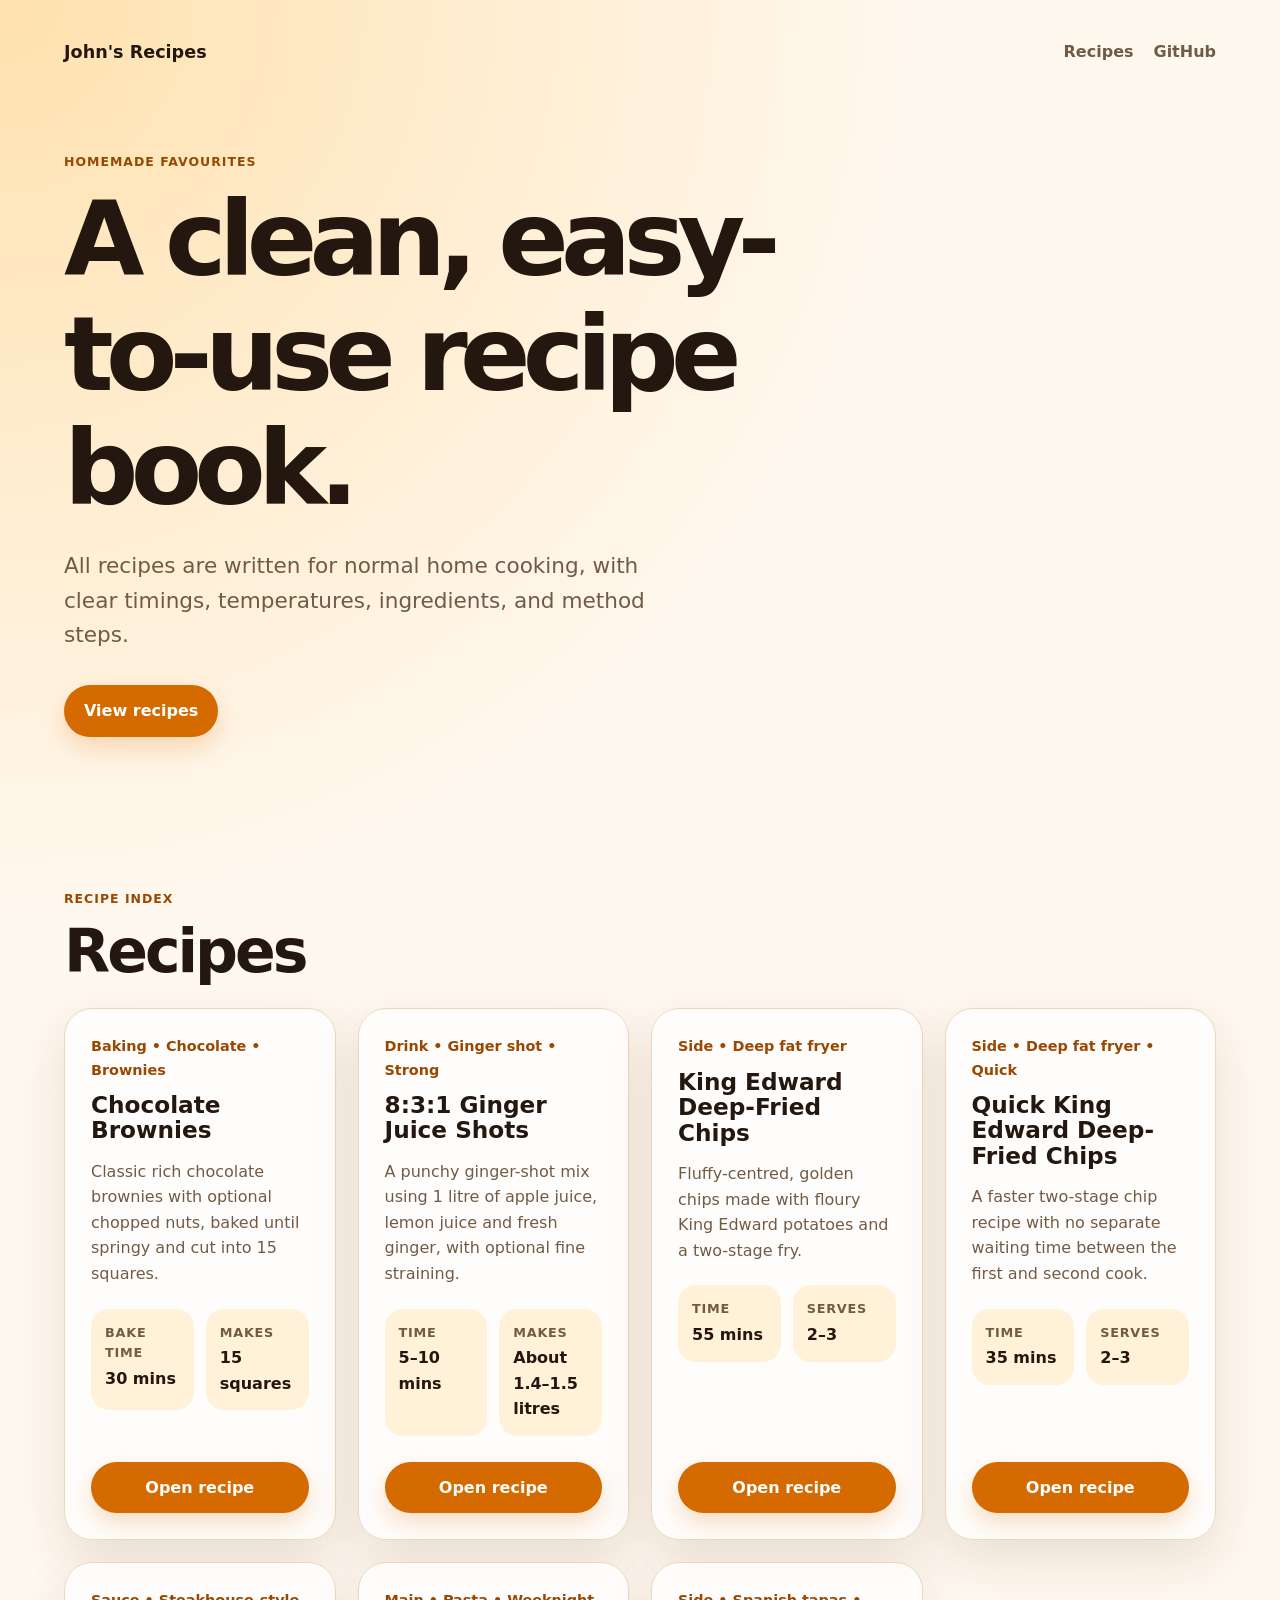
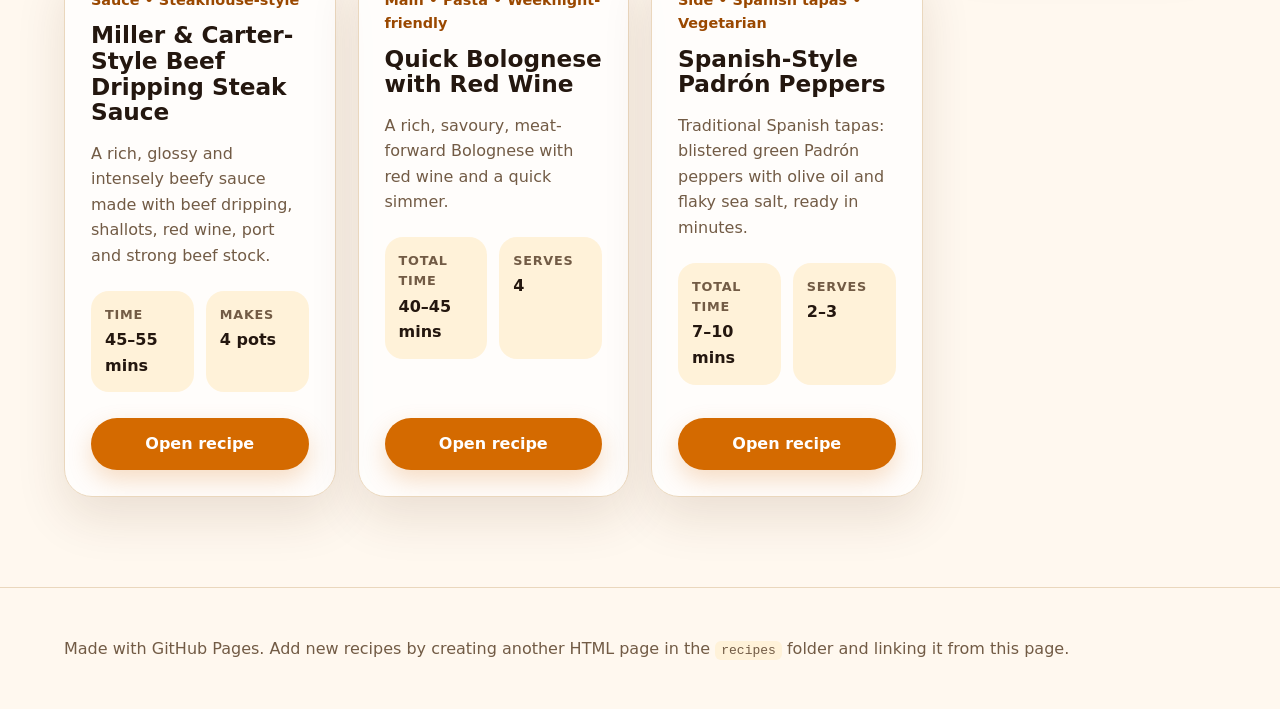
<file: index.html>
<!doctype html>
<html lang="en">
<head>
  <meta charset="utf-8">
  <meta name="viewport" content="width=device-width, initial-scale=1">
  <title>John's Recipes</title>
  <meta name="description" content="A simple GitHub Pages recipe book for favourite home recipes.">
  <link rel="stylesheet" href="styles.css">
</head>
<body>
  <header class="hero">
    <nav class="nav" aria-label="Main navigation">
      <a class="brand" href="./">John's Recipes</a>
      <a href="#recipes">Recipes</a>
      <a href="https://github.com/Minecraftman04/Recipes">GitHub</a>
    </nav>

    <section class="hero-content">
      <p class="eyebrow">Homemade favourites</p>
      <h1>A clean, easy-to-use recipe book.</h1>
      <p class="intro">All recipes are written for normal home cooking, with clear timings, temperatures, ingredients, and method steps.</p>
      <a class="button" href="#recipes">View recipes</a>
    </section>
  </header>

  <main>
    <section class="section" id="recipes" aria-labelledby="recipes-heading">
      <div class="section-heading">
        <p class="eyebrow">Recipe index</p>
        <h2 id="recipes-heading">Recipes</h2>
      </div>

      <div class="recipe-grid">
        <article class="recipe-card">
          <div class="recipe-card-content">
            <p class="recipe-tag">Baking • Chocolate • Brownies</p>
            <h3>Chocolate Brownies</h3>
            <p>Classic rich chocolate brownies with optional chopped nuts, baked until springy and cut into 15 squares.</p>
            <dl class="recipe-meta">
              <div>
                <dt>Bake time</dt>
                <dd>30 mins</dd>
              </div>
              <div>
                <dt>Makes</dt>
                <dd>15 squares</dd>
              </div>
            </dl>
          </div>
          <a class="card-link" href="recipes/chocolate-brownies.html">Open recipe</a>
        </article>

        <article class="recipe-card">
          <div class="recipe-card-content">
            <p class="recipe-tag">Drink • Ginger shot • Strong</p>
            <h3>8:3:1 Ginger Juice Shots</h3>
            <p>A punchy ginger-shot mix using 1 litre of apple juice, lemon juice and fresh ginger, with optional fine straining.</p>
            <dl class="recipe-meta">
              <div>
                <dt>Time</dt>
                <dd>5–10 mins</dd>
              </div>
              <div>
                <dt>Makes</dt>
                <dd>About 1.4–1.5 litres</dd>
              </div>
            </dl>
          </div>
          <a class="card-link" href="recipes/8-3-1-ginger-juice-shots.html">Open recipe</a>
        </article>

        <article class="recipe-card">
          <div class="recipe-card-content">
            <p class="recipe-tag">Side • Deep fat fryer</p>
            <h3>King Edward Deep-Fried Chips</h3>
            <p>Fluffy-centred, golden chips made with floury King Edward potatoes and a two-stage fry.</p>
            <dl class="recipe-meta">
              <div>
                <dt>Time</dt>
                <dd>55 mins</dd>
              </div>
              <div>
                <dt>Serves</dt>
                <dd>2–3</dd>
              </div>
            </dl>
          </div>
          <a class="card-link" href="recipes/king-edward-deep-fried-chips.html">Open recipe</a>
        </article>

        <article class="recipe-card">
          <div class="recipe-card-content">
            <p class="recipe-tag">Side • Deep fat fryer • Quick</p>
            <h3>Quick King Edward Deep-Fried Chips</h3>
            <p>A faster two-stage chip recipe with no separate waiting time between the first and second cook.</p>
            <dl class="recipe-meta">
              <div>
                <dt>Time</dt>
                <dd>35 mins</dd>
              </div>
              <div>
                <dt>Serves</dt>
                <dd>2–3</dd>
              </div>
            </dl>
          </div>
          <a class="card-link" href="recipes/quick-king-edward-deep-fried-chips.html">Open recipe</a>
        </article>

        <article class="recipe-card">
          <div class="recipe-card-content">
            <p class="recipe-tag">Sauce • Steakhouse-style</p>
            <h3>Miller &amp; Carter-Style Beef Dripping Steak Sauce</h3>
            <p>A rich, glossy and intensely beefy sauce made with beef dripping, shallots, red wine, port and strong beef stock.</p>
            <dl class="recipe-meta">
              <div>
                <dt>Time</dt>
                <dd>45–55 mins</dd>
              </div>
              <div>
                <dt>Makes</dt>
                <dd>4 pots</dd>
              </div>
            </dl>
          </div>
          <a class="card-link" href="recipes/miller-and-carter-beef-dripping-steak-sauce.html">Open recipe</a>
        </article>
        <article class="recipe-card">
          <div class="recipe-card-content">
            <p class="recipe-tag">Main • Pasta • Weeknight-friendly</p>
            <h3>Quick Bolognese with Red Wine</h3>
            <p>A rich, savoury, meat-forward Bolognese with red wine and a quick simmer.</p>
            <dl class="recipe-meta">
              <div>
                <dt>Total time</dt>
                <dd>40–45 mins</dd>
              </div>
              <div>
                <dt>Serves</dt>
                <dd>4</dd>
              </div>
            </dl>
          </div>
          <a class="card-link" href="recipes/quick-bolognese-with-red-wine.html">Open recipe</a>
        </article>
        <article class="recipe-card">
          <div class="recipe-card-content">
            <p class="recipe-tag">Side • Spanish tapas • Vegetarian</p>
            <h3>Spanish-Style Padrón Peppers</h3>
            <p>Traditional Spanish tapas: blistered green Padrón peppers with olive oil and flaky sea salt, ready in minutes.</p>
            <dl class="recipe-meta">
              <div>
                <dt>Total time</dt>
                <dd>7–10 mins</dd>
              </div>
              <div>
                <dt>Serves</dt>
                <dd>2–3</dd>
              </div>
            </dl>
          </div>
          <a class="card-link" href="recipes/spanish-padron-peppers.html">Open recipe</a>
        </article>
      </div>
    </section>
  </main>

  <footer class="footer">
    <p>Made with GitHub Pages. Add new recipes by creating another HTML page in the <code>recipes</code> folder and linking it from this page.</p>
  </footer>
</body>
</html>
</file>
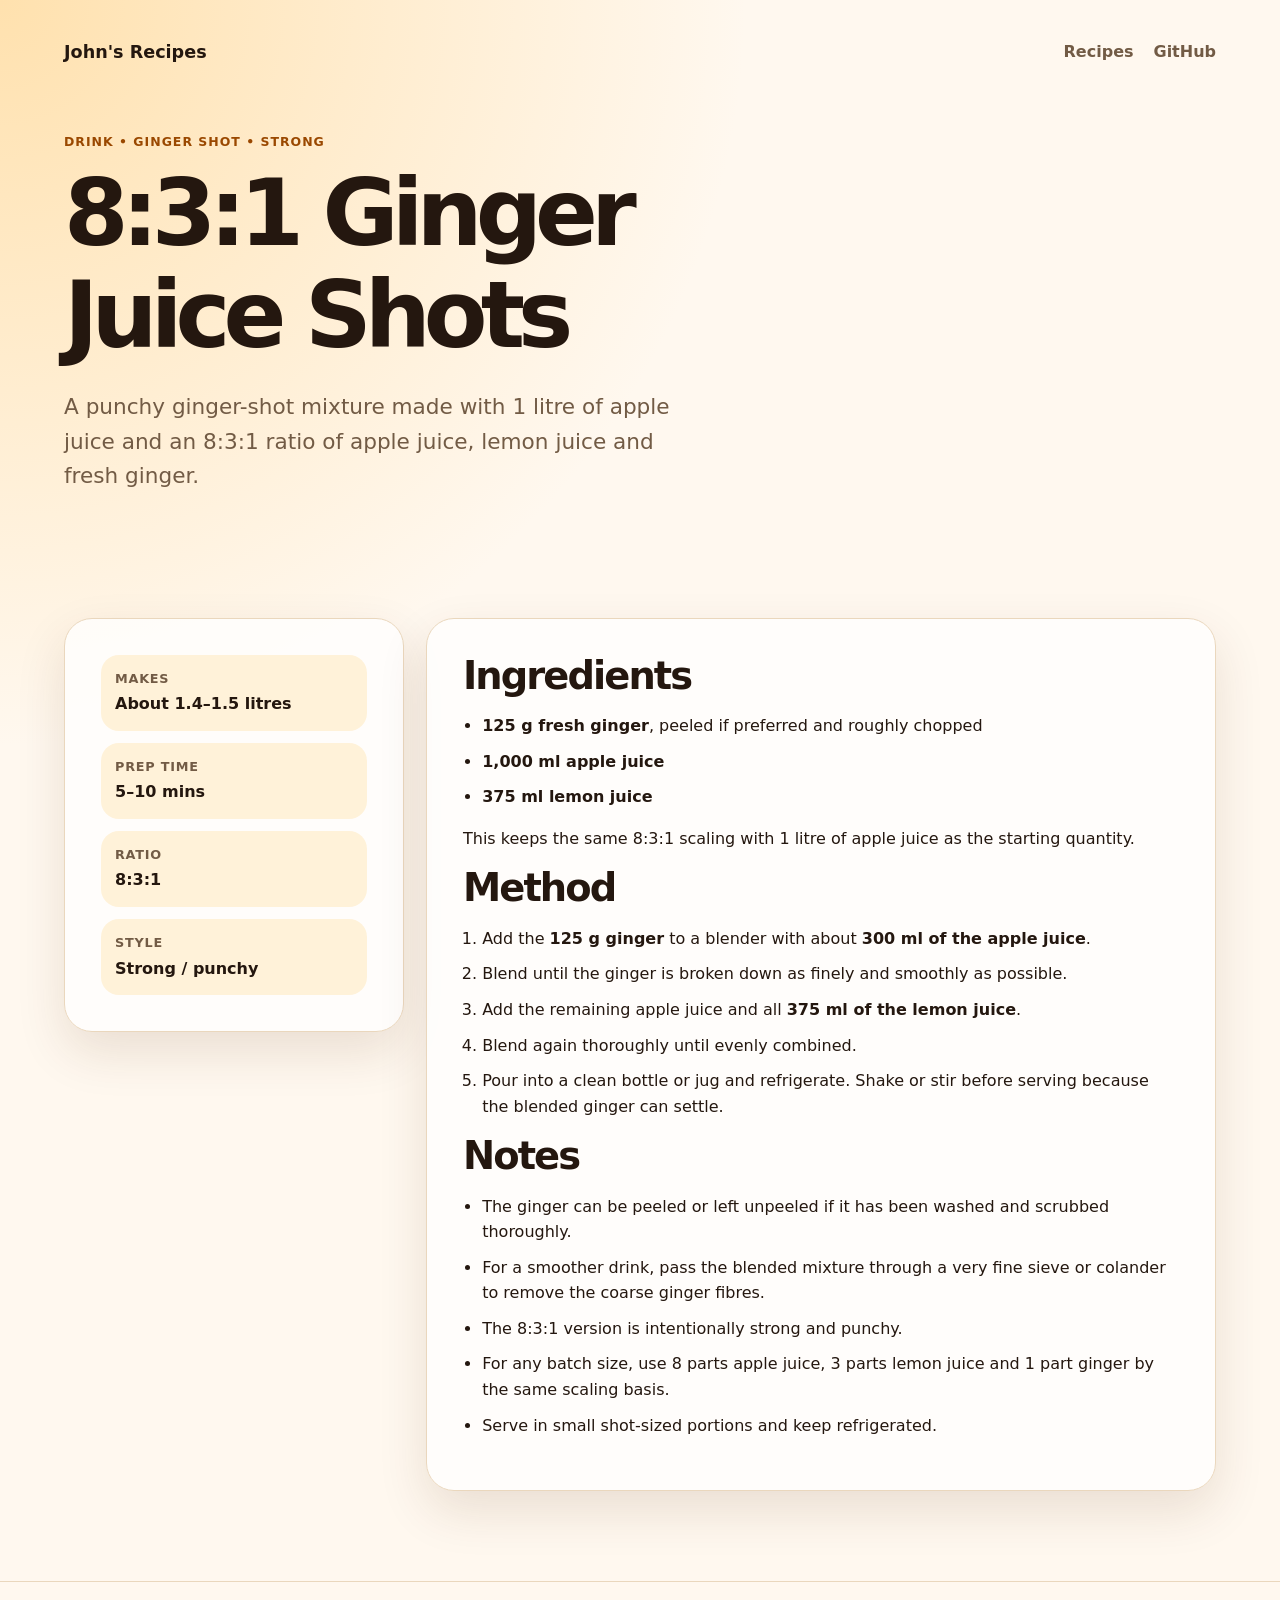
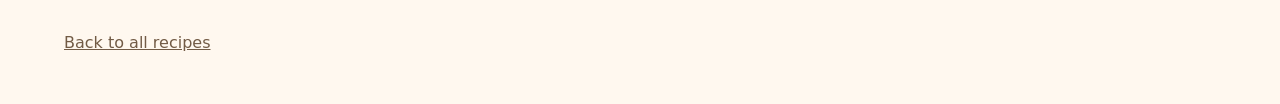
<file: recipes/8-3-1-ginger-juice-shots.html>
<!doctype html>
<html lang="en">
<head>
  <meta charset="utf-8">
  <meta name="viewport" content="width=device-width, initial-scale=1">
  <title>8:3:1 Ginger Juice Shots | John's Recipes</title>
  <meta name="description" content="A strong blended ginger shot recipe using 1 litre of apple juice with an 8:3:1 ratio of apple juice, lemon juice and fresh ginger.">
  <link rel="stylesheet" href="../styles.css">
</head>
<body>
  <header class="recipe-hero">
    <nav class="nav" aria-label="Main navigation">
      <a class="brand" href="../">John's Recipes</a>
      <a href="../#recipes">Recipes</a>
      <a href="https://github.com/Minecraftman04/Recipes">GitHub</a>
    </nav>
    <section class="recipe-hero-content">
      <p class="eyebrow">Drink • Ginger shot • Strong</p>
      <h1>8:3:1 Ginger Juice Shots</h1>
      <p class="intro">A punchy ginger-shot mixture made with 1 litre of apple juice and an 8:3:1 ratio of apple juice, lemon juice and fresh ginger.</p>
    </section>
  </header>
  <main class="section recipe-layout">
    <aside class="recipe-page-card" aria-label="Recipe summary">
      <div class="info-box"><dt>Makes</dt><dd>About 1.4–1.5 litres</dd></div>
      <div class="info-box"><dt>Prep time</dt><dd>5–10 mins</dd></div>
      <div class="info-box"><dt>Ratio</dt><dd>8:3:1</dd></div>
      <div class="info-box"><dt>Style</dt><dd>Strong / punchy</dd></div>
    </aside>
    <article class="recipe-page-card">
      <section aria-labelledby="ingredients">
        <h2 id="ingredients">Ingredients</h2>
        <ul>
          <li><strong>125 g fresh ginger</strong>, peeled if preferred and roughly chopped</li>
          <li><strong>1,000 ml apple juice</strong></li>
          <li><strong>375 ml lemon juice</strong></li>
        </ul>
        <p>This keeps the same 8:3:1 scaling with 1 litre of apple juice as the starting quantity.</p>
      </section>
      <section aria-labelledby="method">
        <h2 id="method">Method</h2>
        <ol>
          <li>Add the <strong>125 g ginger</strong> to a blender with about <strong>300 ml of the apple juice</strong>.</li>
          <li>Blend until the ginger is broken down as finely and smoothly as possible.</li>
          <li>Add the remaining apple juice and all <strong>375 ml of the lemon juice</strong>.</li>
          <li>Blend again thoroughly until evenly combined.</li>
          <li>Pour into a clean bottle or jug and refrigerate. Shake or stir before serving because the blended ginger can settle.</li>
        </ol>
      </section>
      <section aria-labelledby="notes">
        <h2 id="notes">Notes</h2>
        <ul>
          <li>The ginger can be peeled or left unpeeled if it has been washed and scrubbed thoroughly.</li>
          <li>For a smoother drink, pass the blended mixture through a very fine sieve or colander to remove the coarse ginger fibres.</li>
          <li>The 8:3:1 version is intentionally strong and punchy.</li>
          <li>For any batch size, use 8 parts apple juice, 3 parts lemon juice and 1 part ginger by the same scaling basis.</li>
          <li>Serve in small shot-sized portions and keep refrigerated.</li>
        </ul>
      </section>
    </article>
  </main>
  <footer class="footer"><p><a href="../">Back to all recipes</a></p></footer>
</body>
</html>
</file>
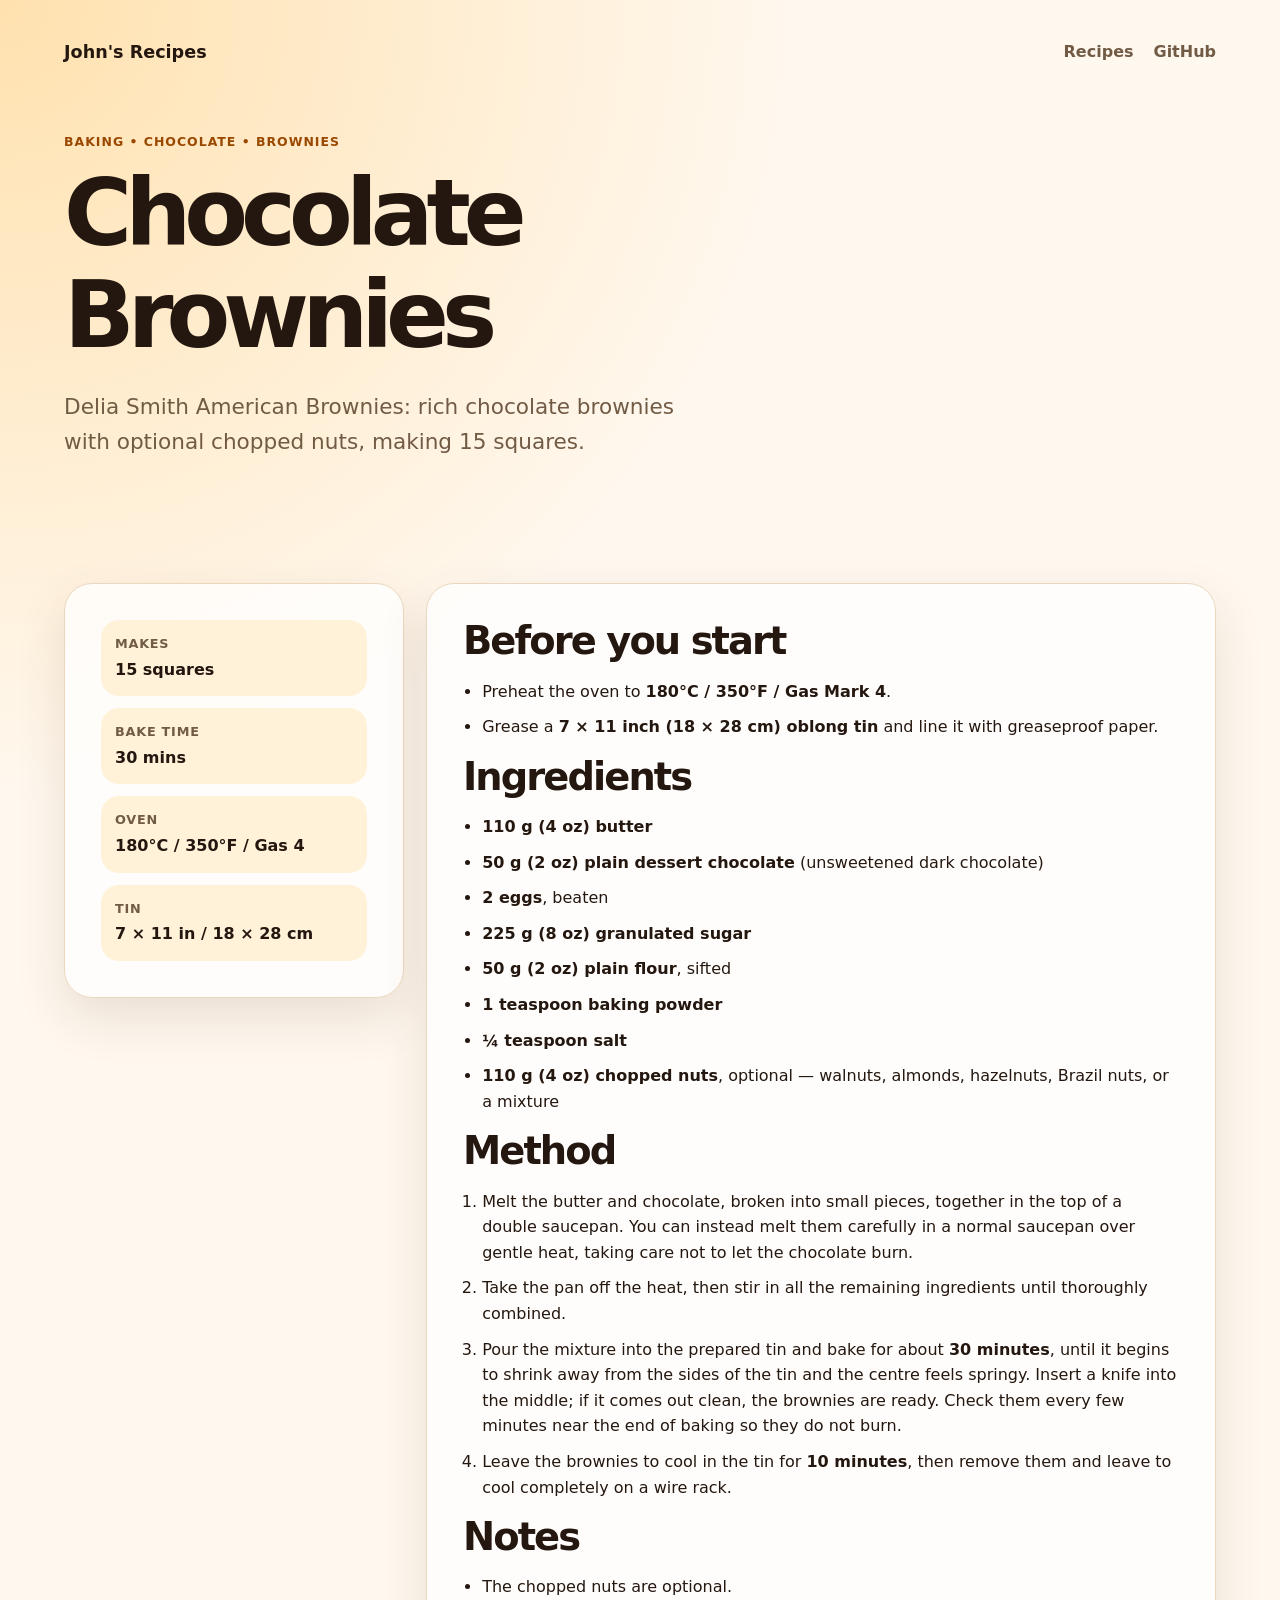
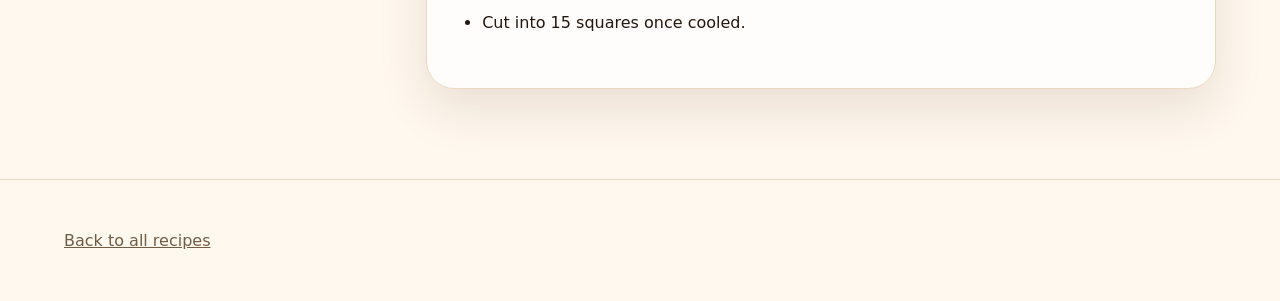
<file: recipes/chocolate-brownies.html>
<!doctype html>
<html lang="en">
<head>
  <meta charset="utf-8">
  <meta name="viewport" content="width=device-width, initial-scale=1">
  <title>Chocolate Brownies | John's Recipes</title>
  <meta name="description" content="Classic chocolate brownies made with dark chocolate, butter and optional chopped nuts, baked in a 7 x 11 inch tin.">
  <link rel="stylesheet" href="../styles.css">
</head>
<body>
  <header class="recipe-hero">
    <nav class="nav" aria-label="Main navigation">
      <a class="brand" href="../">John's Recipes</a>
      <a href="../#recipes">Recipes</a>
      <a href="https://github.com/Minecraftman04/Recipes">GitHub</a>
    </nav>
    <section class="recipe-hero-content">
      <p class="eyebrow">Baking • Chocolate • Brownies</p>
      <h1>Chocolate Brownies</h1>
      <p class="intro">Delia Smith American Brownies: rich chocolate brownies with optional chopped nuts, making 15 squares.</p>
    </section>
  </header>
  <main class="section recipe-layout">
    <aside class="recipe-page-card" aria-label="Recipe summary">
      <div class="info-box"><dt>Makes</dt><dd>15 squares</dd></div>
      <div class="info-box"><dt>Bake time</dt><dd>30 mins</dd></div>
      <div class="info-box"><dt>Oven</dt><dd>180°C / 350°F / Gas 4</dd></div>
      <div class="info-box"><dt>Tin</dt><dd>7 × 11 in / 18 × 28 cm</dd></div>
    </aside>
    <article class="recipe-page-card">
      <section aria-labelledby="before-you-start">
        <h2 id="before-you-start">Before you start</h2>
        <ul>
          <li>Preheat the oven to <strong>180°C / 350°F / Gas Mark 4</strong>.</li>
          <li>Grease a <strong>7 × 11 inch (18 × 28 cm) oblong tin</strong> and line it with greaseproof paper.</li>
        </ul>
      </section>
      <section aria-labelledby="ingredients">
        <h2 id="ingredients">Ingredients</h2>
        <ul>
          <li><strong>110 g (4 oz) butter</strong></li>
          <li><strong>50 g (2 oz) plain dessert chocolate</strong> (unsweetened dark chocolate)</li>
          <li><strong>2 eggs</strong>, beaten</li>
          <li><strong>225 g (8 oz) granulated sugar</strong></li>
          <li><strong>50 g (2 oz) plain flour</strong>, sifted</li>
          <li><strong>1 teaspoon baking powder</strong></li>
          <li><strong>¼ teaspoon salt</strong></li>
          <li><strong>110 g (4 oz) chopped nuts</strong>, optional — walnuts, almonds, hazelnuts, Brazil nuts, or a mixture</li>
        </ul>
      </section>
      <section aria-labelledby="method">
        <h2 id="method">Method</h2>
        <ol>
          <li>Melt the butter and chocolate, broken into small pieces, together in the top of a double saucepan. You can instead melt them carefully in a normal saucepan over gentle heat, taking care not to let the chocolate burn.</li>
          <li>Take the pan off the heat, then stir in all the remaining ingredients until thoroughly combined.</li>
          <li>Pour the mixture into the prepared tin and bake for about <strong>30 minutes</strong>, until it begins to shrink away from the sides of the tin and the centre feels springy. Insert a knife into the middle; if it comes out clean, the brownies are ready. Check them every few minutes near the end of baking so they do not burn.</li>
          <li>Leave the brownies to cool in the tin for <strong>10 minutes</strong>, then remove them and leave to cool completely on a wire rack.</li>
        </ol>
      </section>
      <section aria-labelledby="notes">
        <h2 id="notes">Notes</h2>
        <ul>
          <li>The chopped nuts are optional.</li>
          <li>Cut into 15 squares once cooled.</li>
        </ul>
      </section>
    </article>
  </main>
  <footer class="footer"><p><a href="../">Back to all recipes</a></p></footer>
</body>
</html>
</file>
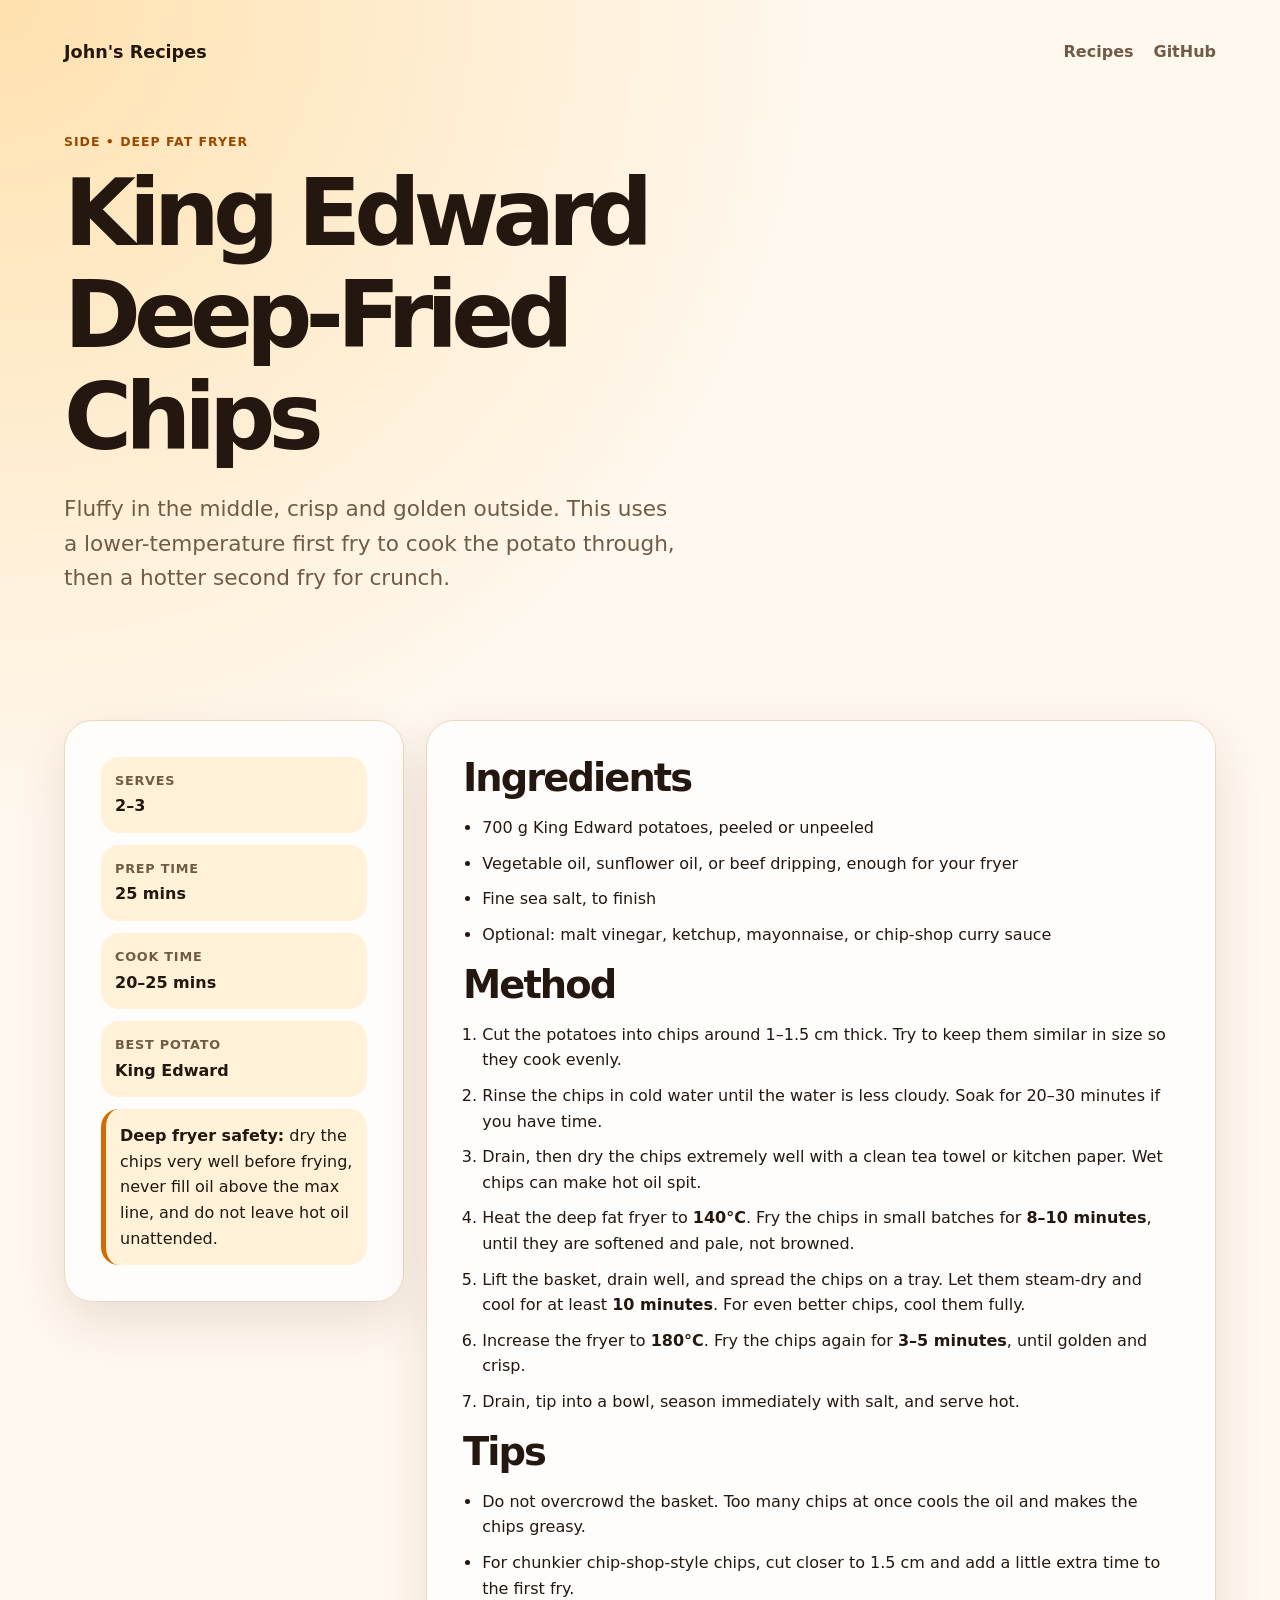
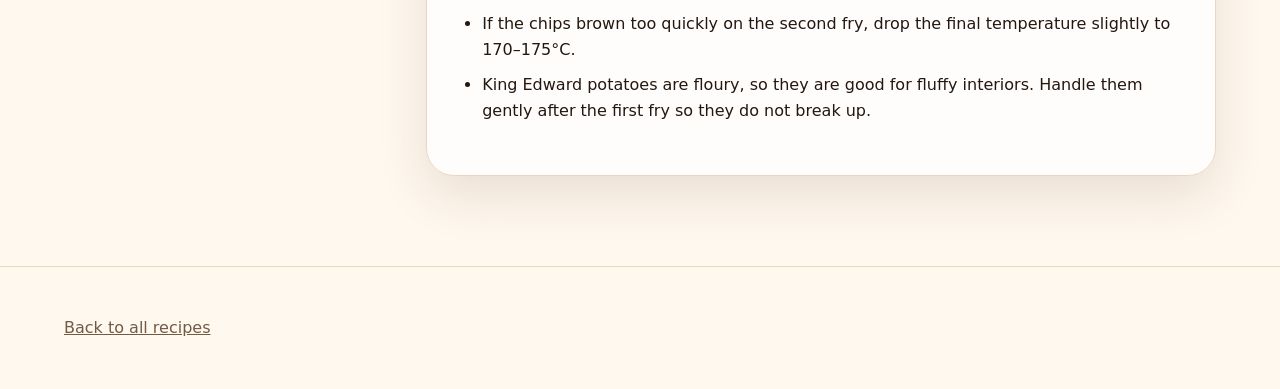
<file: recipes/king-edward-deep-fried-chips.html>
<!doctype html>
<html lang="en">
<head>
  <meta charset="utf-8">
  <meta name="viewport" content="width=device-width, initial-scale=1">
  <title>King Edward Deep-Fried Chips | John's Recipes</title>
  <meta name="description" content="A two-stage deep fat fryer recipe for golden chips made with King Edward potatoes.">
  <link rel="stylesheet" href="../styles.css">
</head>
<body>
  <header class="recipe-hero">
    <nav class="nav" aria-label="Main navigation">
      <a class="brand" href="../">John's Recipes</a>
      <a href="../#recipes">Recipes</a>
      <a href="https://github.com/Minecraftman04/Recipes">GitHub</a>
    </nav>

    <section class="recipe-hero-content">
      <p class="eyebrow">Side • Deep fat fryer</p>
      <h1>King Edward Deep-Fried Chips</h1>
      <p class="intro">Fluffy in the middle, crisp and golden outside. This uses a lower-temperature first fry to cook the potato through, then a hotter second fry for crunch.</p>
    </section>
  </header>

  <main class="section recipe-layout">
    <aside class="recipe-page-card" aria-label="Recipe summary">
      <div class="info-box">
        <dt>Serves</dt>
        <dd>2–3</dd>
      </div>
      <div class="info-box">
        <dt>Prep time</dt>
        <dd>25 mins</dd>
      </div>
      <div class="info-box">
        <dt>Cook time</dt>
        <dd>20–25 mins</dd>
      </div>
      <div class="info-box">
        <dt>Best potato</dt>
        <dd>King Edward</dd>
      </div>
      <div class="info-box warning">
        <strong>Deep fryer safety:</strong> dry the chips very well before frying, never fill oil above the max line, and do not leave hot oil unattended.
      </div>
    </aside>

    <article class="recipe-page-card">
      <section aria-labelledby="ingredients">
        <h2 id="ingredients">Ingredients</h2>
        <ul>
          <li>700 g King Edward potatoes, peeled or unpeeled</li>
          <li>Vegetable oil, sunflower oil, or beef dripping, enough for your fryer</li>
          <li>Fine sea salt, to finish</li>
          <li>Optional: malt vinegar, ketchup, mayonnaise, or chip-shop curry sauce</li>
        </ul>
      </section>

      <section aria-labelledby="method">
        <h2 id="method">Method</h2>
        <ol>
          <li>Cut the potatoes into chips around 1–1.5 cm thick. Try to keep them similar in size so they cook evenly.</li>
          <li>Rinse the chips in cold water until the water is less cloudy. Soak for 20–30 minutes if you have time.</li>
          <li>Drain, then dry the chips extremely well with a clean tea towel or kitchen paper. Wet chips can make hot oil spit.</li>
          <li>Heat the deep fat fryer to <strong>140°C</strong>. Fry the chips in small batches for <strong>8–10 minutes</strong>, until they are softened and pale, not browned.</li>
          <li>Lift the basket, drain well, and spread the chips on a tray. Let them steam-dry and cool for at least <strong>10 minutes</strong>. For even better chips, cool them fully.</li>
          <li>Increase the fryer to <strong>180°C</strong>. Fry the chips again for <strong>3–5 minutes</strong>, until golden and crisp.</li>
          <li>Drain, tip into a bowl, season immediately with salt, and serve hot.</li>
        </ol>
      </section>

      <section aria-labelledby="tips">
        <h2 id="tips">Tips</h2>
        <ul>
          <li>Do not overcrowd the basket. Too many chips at once cools the oil and makes the chips greasy.</li>
          <li>For chunkier chip-shop-style chips, cut closer to 1.5 cm and add a little extra time to the first fry.</li>
          <li>If the chips brown too quickly on the second fry, drop the final temperature slightly to 170–175°C.</li>
          <li>King Edward potatoes are floury, so they are good for fluffy interiors. Handle them gently after the first fry so they do not break up.</li>
        </ul>
      </section>
    </article>
  </main>

  <footer class="footer">
    <p><a href="../">Back to all recipes</a></p>
  </footer>
</body>
</html>
</file>
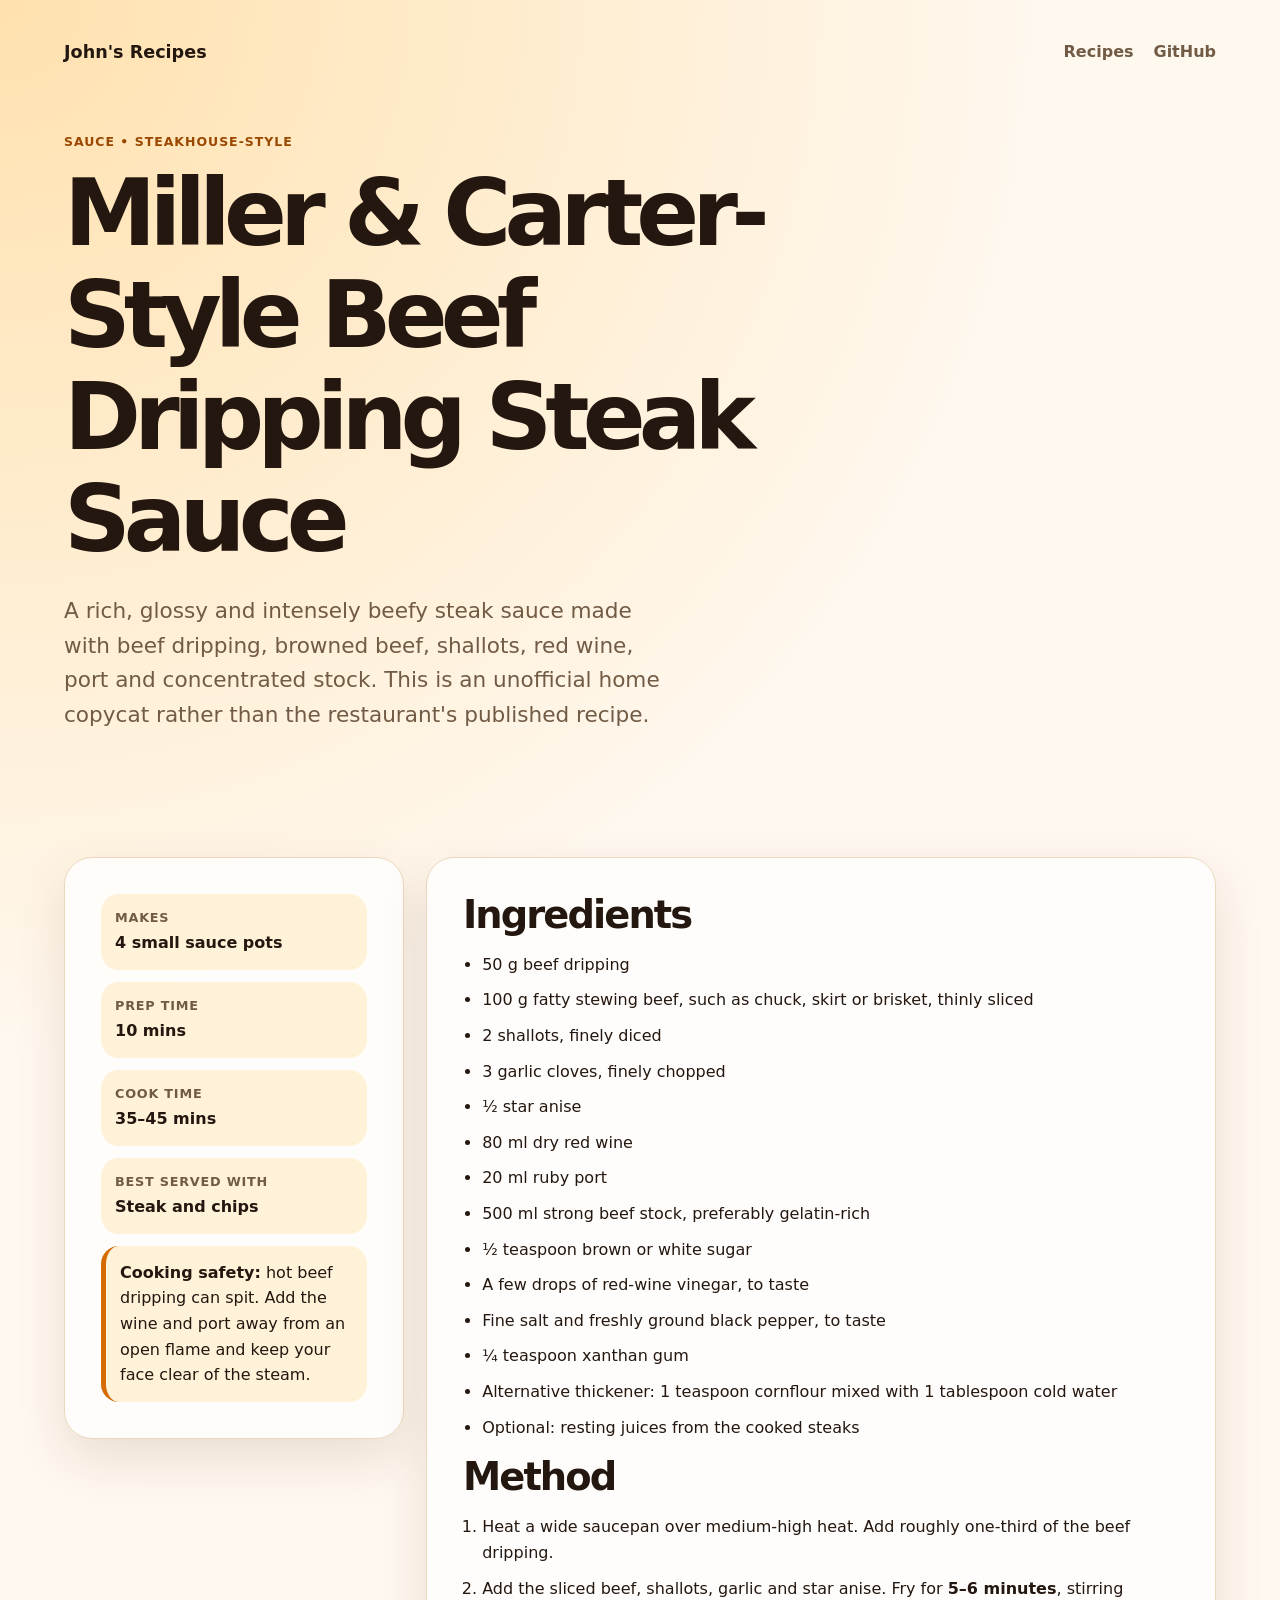
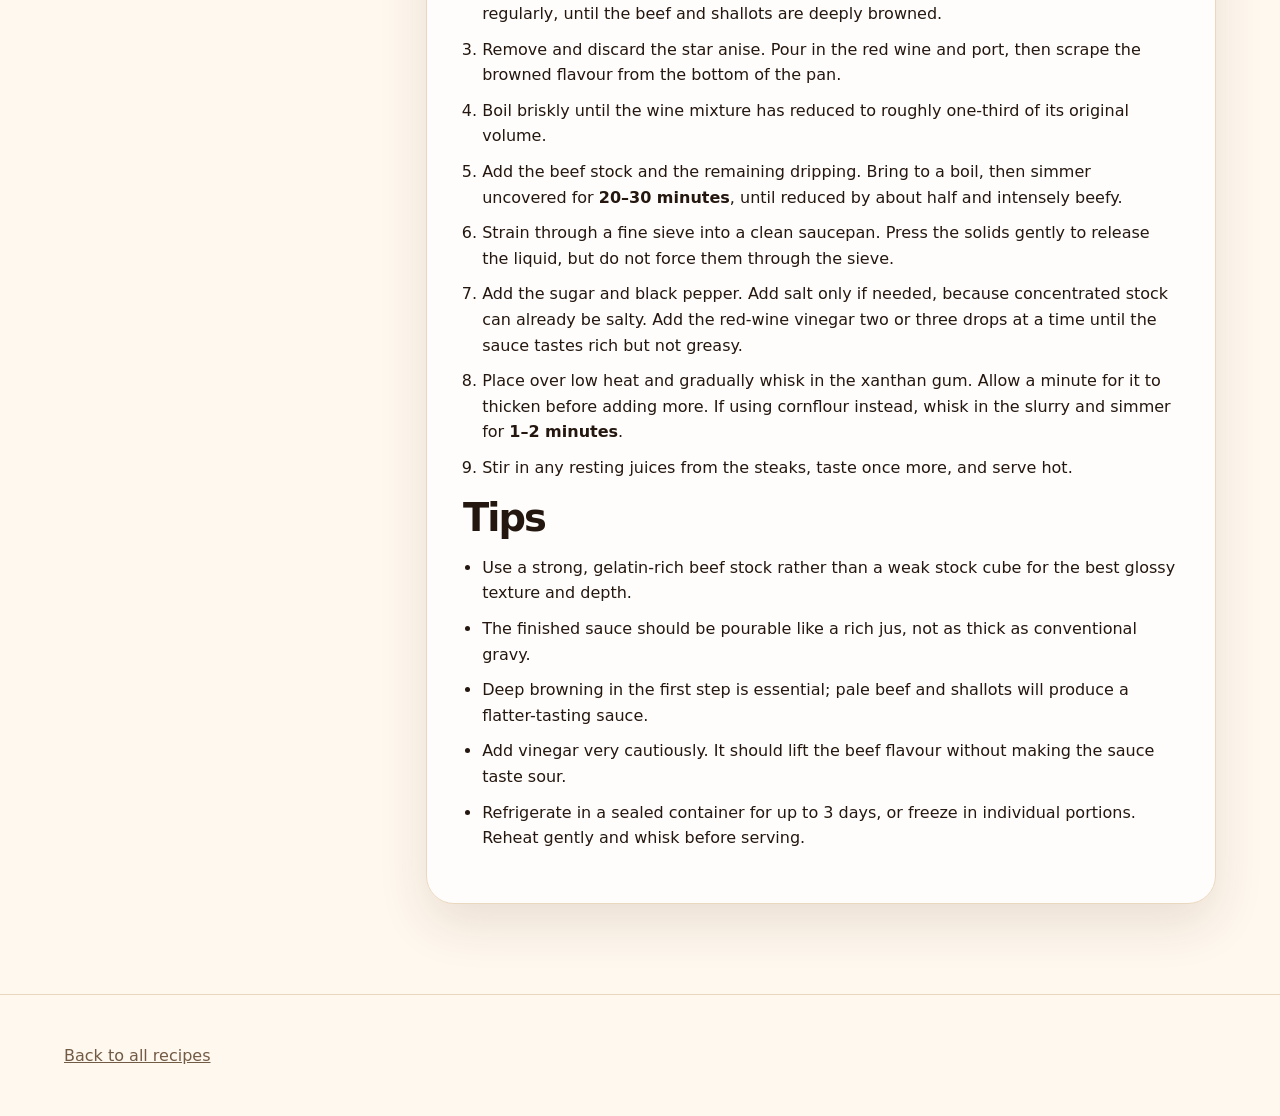
<file: recipes/miller-and-carter-beef-dripping-steak-sauce.html>
<!doctype html>
<html lang="en">
<head>
  <meta charset="utf-8">
  <meta name="viewport" content="width=device-width, initial-scale=1">
  <title>Miller &amp; Carter-Style Beef Dripping Steak Sauce | John's Recipes</title>
  <meta name="description" content="A rich, glossy beef dripping steak sauce inspired by Miller & Carter, made with browned beef, shallots, red wine, port, and beef stock.">
  <link rel="stylesheet" href="../styles.css">
</head>
<body>
  <header class="recipe-hero">
    <nav class="nav" aria-label="Main navigation">
      <a class="brand" href="../">John's Recipes</a>
      <a href="../#recipes">Recipes</a>
      <a href="https://github.com/Minecraftman04/Recipes">GitHub</a>
    </nav>

    <section class="recipe-hero-content">
      <p class="eyebrow">Sauce • Steakhouse-style</p>
      <h1>Miller &amp; Carter-Style Beef Dripping Steak Sauce</h1>
      <p class="intro">A rich, glossy and intensely beefy steak sauce made with beef dripping, browned beef, shallots, red wine, port and concentrated stock. This is an unofficial home copycat rather than the restaurant's published recipe.</p>
    </section>
  </header>

  <main class="section recipe-layout">
    <aside class="recipe-page-card" aria-label="Recipe summary">
      <div class="info-box">
        <dt>Makes</dt>
        <dd>4 small sauce pots</dd>
      </div>
      <div class="info-box">
        <dt>Prep time</dt>
        <dd>10 mins</dd>
      </div>
      <div class="info-box">
        <dt>Cook time</dt>
        <dd>35–45 mins</dd>
      </div>
      <div class="info-box">
        <dt>Best served with</dt>
        <dd>Steak and chips</dd>
      </div>
      <div class="info-box warning">
        <strong>Cooking safety:</strong> hot beef dripping can spit. Add the wine and port away from an open flame and keep your face clear of the steam.
      </div>
    </aside>

    <article class="recipe-page-card">
      <section aria-labelledby="ingredients">
        <h2 id="ingredients">Ingredients</h2>
        <ul>
          <li>50 g beef dripping</li>
          <li>100 g fatty stewing beef, such as chuck, skirt or brisket, thinly sliced</li>
          <li>2 shallots, finely diced</li>
          <li>3 garlic cloves, finely chopped</li>
          <li>½ star anise</li>
          <li>80 ml dry red wine</li>
          <li>20 ml ruby port</li>
          <li>500 ml strong beef stock, preferably gelatin-rich</li>
          <li>½ teaspoon brown or white sugar</li>
          <li>A few drops of red-wine vinegar, to taste</li>
          <li>Fine salt and freshly ground black pepper, to taste</li>
          <li>¼ teaspoon xanthan gum</li>
          <li>Alternative thickener: 1 teaspoon cornflour mixed with 1 tablespoon cold water</li>
          <li>Optional: resting juices from the cooked steaks</li>
        </ul>
      </section>

      <section aria-labelledby="method">
        <h2 id="method">Method</h2>
        <ol>
          <li>Heat a wide saucepan over medium-high heat. Add roughly one-third of the beef dripping.</li>
          <li>Add the sliced beef, shallots, garlic and star anise. Fry for <strong>5–6 minutes</strong>, stirring regularly, until the beef and shallots are deeply browned.</li>
          <li>Remove and discard the star anise. Pour in the red wine and port, then scrape the browned flavour from the bottom of the pan.</li>
          <li>Boil briskly until the wine mixture has reduced to roughly one-third of its original volume.</li>
          <li>Add the beef stock and the remaining dripping. Bring to a boil, then simmer uncovered for <strong>20–30 minutes</strong>, until reduced by about half and intensely beefy.</li>
          <li>Strain through a fine sieve into a clean saucepan. Press the solids gently to release the liquid, but do not force them through the sieve.</li>
          <li>Add the sugar and black pepper. Add salt only if needed, because concentrated stock can already be salty. Add the red-wine vinegar two or three drops at a time until the sauce tastes rich but not greasy.</li>
          <li>Place over low heat and gradually whisk in the xanthan gum. Allow a minute for it to thicken before adding more. If using cornflour instead, whisk in the slurry and simmer for <strong>1–2 minutes</strong>.</li>
          <li>Stir in any resting juices from the steaks, taste once more, and serve hot.</li>
        </ol>
      </section>

      <section aria-labelledby="tips">
        <h2 id="tips">Tips</h2>
        <ul>
          <li>Use a strong, gelatin-rich beef stock rather than a weak stock cube for the best glossy texture and depth.</li>
          <li>The finished sauce should be pourable like a rich jus, not as thick as conventional gravy.</li>
          <li>Deep browning in the first step is essential; pale beef and shallots will produce a flatter-tasting sauce.</li>
          <li>Add vinegar very cautiously. It should lift the beef flavour without making the sauce taste sour.</li>
          <li>Refrigerate in a sealed container for up to 3 days, or freeze in individual portions. Reheat gently and whisk before serving.</li>
        </ul>
      </section>
    </article>
  </main>

  <footer class="footer">
    <p><a href="../">Back to all recipes</a></p>
  </footer>
</body>
</html>
</file>
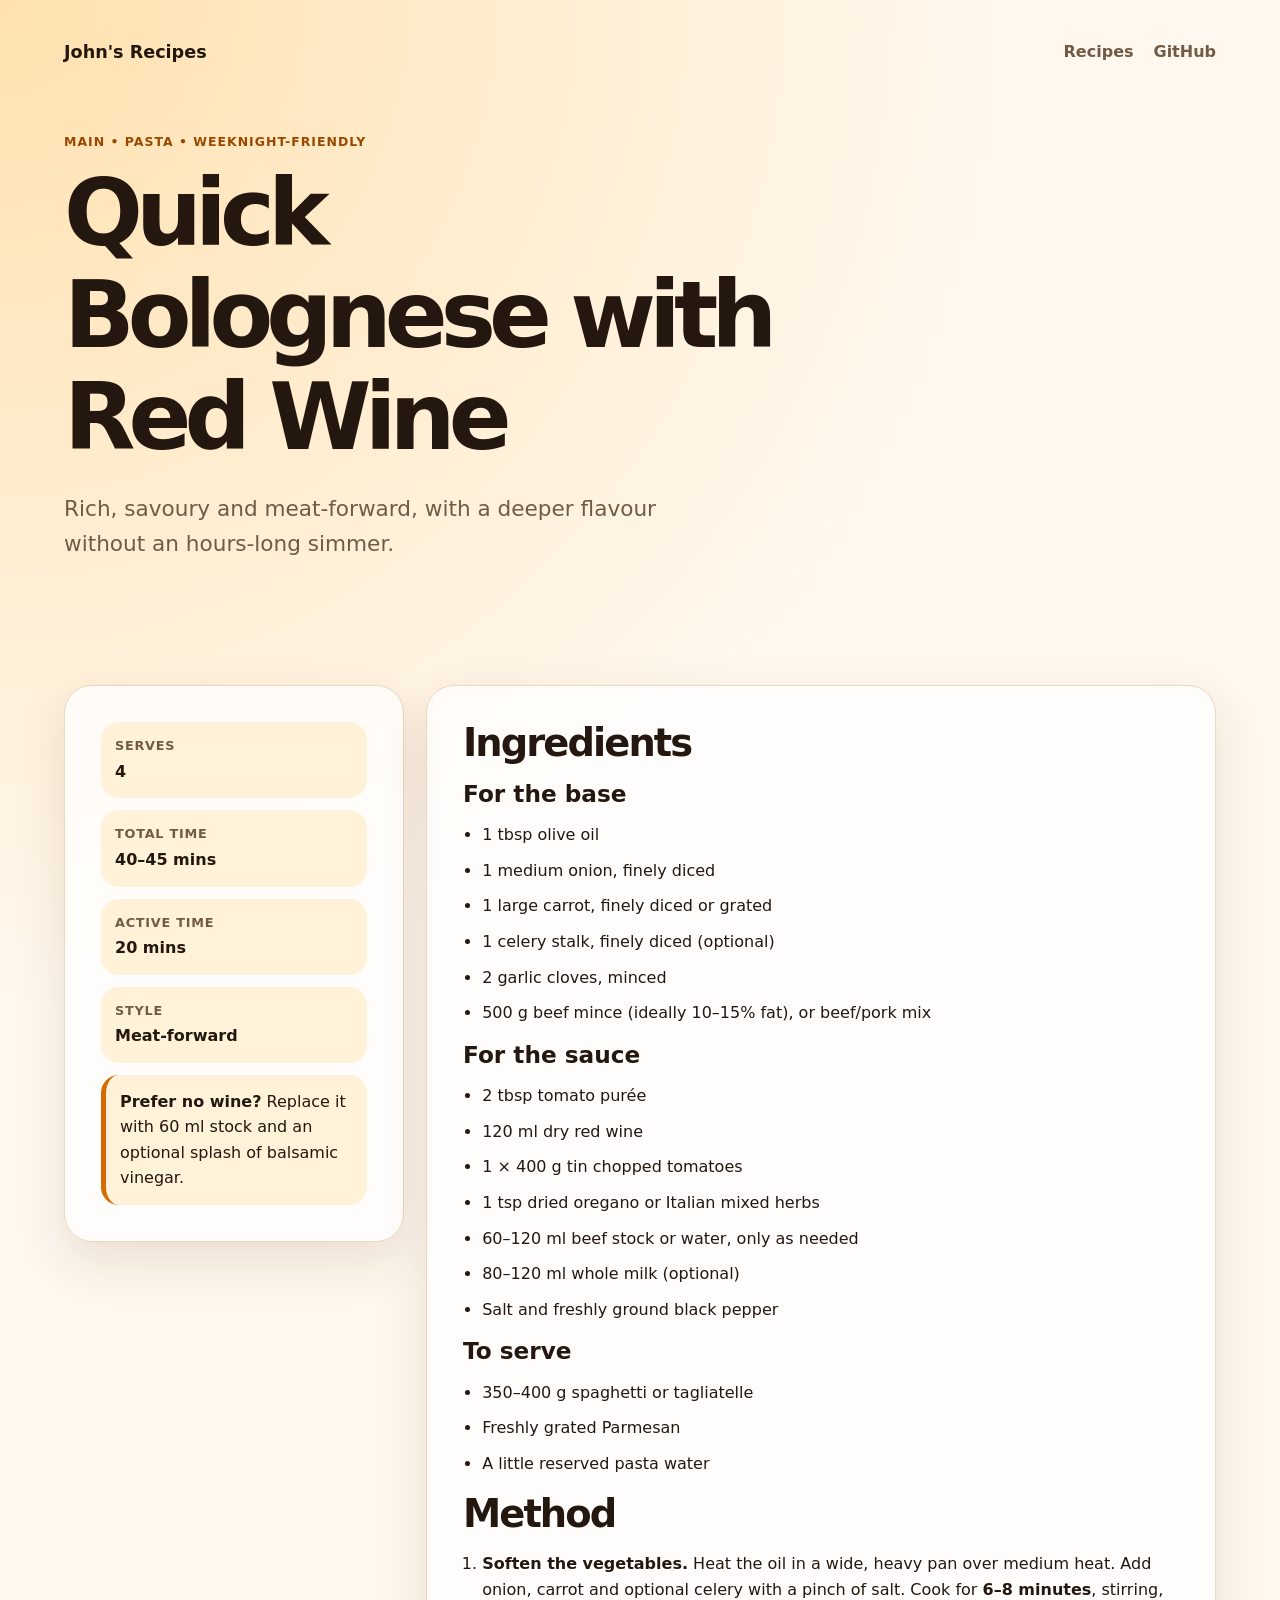
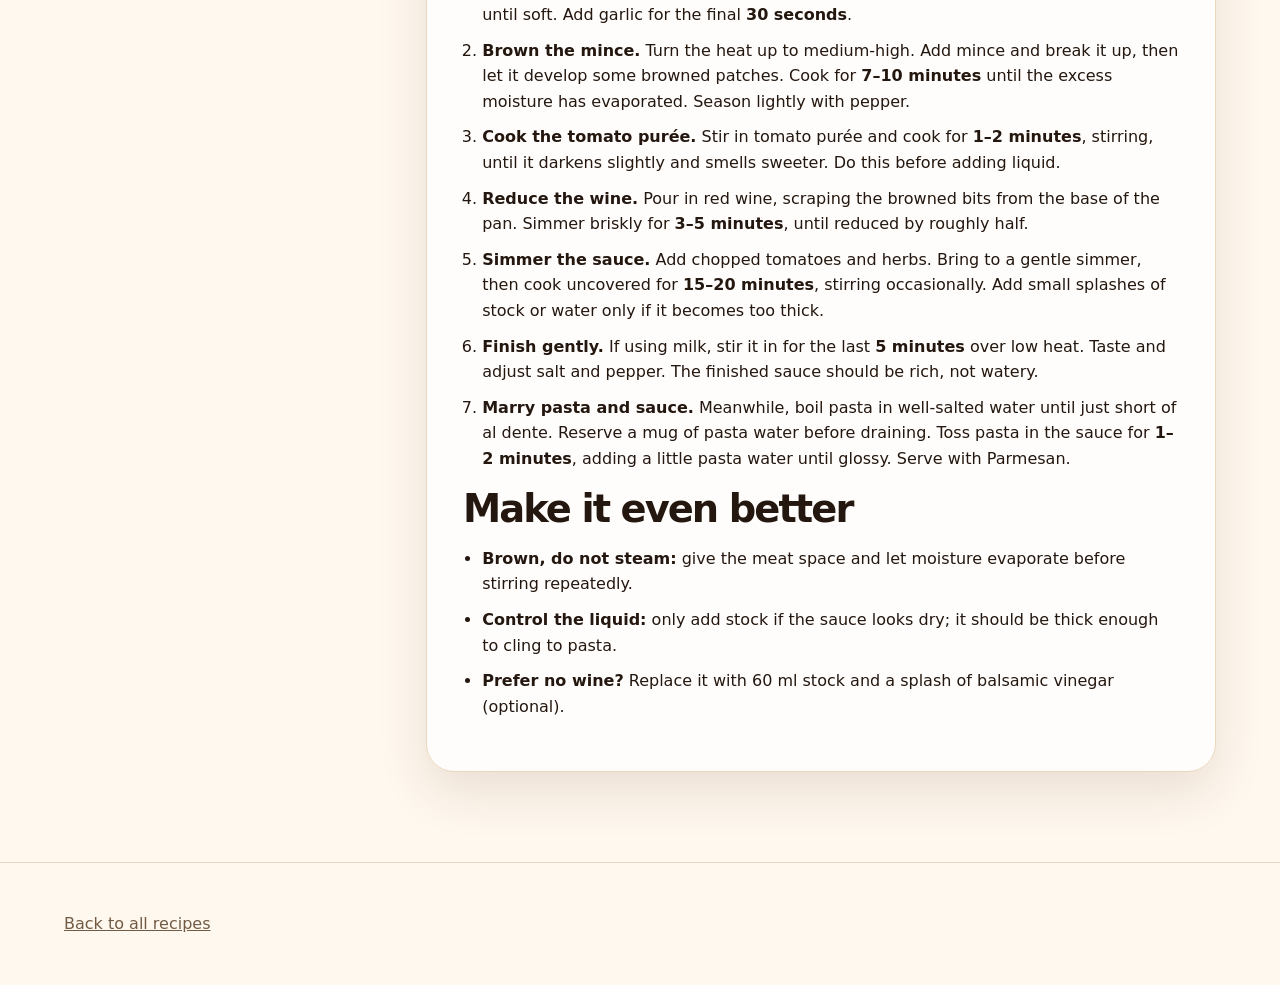
<file: recipes/quick-bolognese-with-red-wine.html>
<!doctype html>
<html lang="en">
<head>
  <meta charset="utf-8">
  <meta name="viewport" content="width=device-width, initial-scale=1">
  <title>Quick Bolognese with Red Wine | John's Recipes</title>
  <meta name="description" content="A rich, savoury, meat-forward weeknight Bolognese with red wine, ready in 40–45 minutes and serving four.">
  <link rel="stylesheet" href="../styles.css">
</head>
<body>
  <header class="recipe-hero">
    <nav class="nav" aria-label="Main navigation">
      <a class="brand" href="../">John's Recipes</a>
      <a href="../#recipes">Recipes</a>
      <a href="https://github.com/Minecraftman04/Recipes">GitHub</a>
    </nav>

    <section class="recipe-hero-content">
      <p class="eyebrow">Main • Pasta • Weeknight-friendly</p>
      <h1>Quick Bolognese with Red Wine</h1>
      <p class="intro">Rich, savoury and meat-forward, with a deeper flavour without an hours-long simmer.</p>
    </section>
  </header>

  <main class="section recipe-layout">
    <aside class="recipe-page-card" aria-label="Recipe summary">
      <div class="info-box">
        <dt>Serves</dt>
        <dd>4</dd>
      </div>
      <div class="info-box">
        <dt>Total time</dt>
        <dd>40–45 mins</dd>
      </div>
      <div class="info-box">
        <dt>Active time</dt>
        <dd>20 mins</dd>
      </div>
      <div class="info-box">
        <dt>Style</dt>
        <dd>Meat-forward</dd>
      </div>
      <div class="info-box warning">
        <strong>Prefer no wine?</strong> Replace it with 60 ml stock and an optional splash of balsamic vinegar.
      </div>
    </aside>

    <article class="recipe-page-card">
      <section aria-labelledby="ingredients">
        <h2 id="ingredients">Ingredients</h2>
        <h3>For the base</h3>
        <ul>
          <li>1 tbsp olive oil</li>
          <li>1 medium onion, finely diced</li>
          <li>1 large carrot, finely diced or grated</li>
          <li>1 celery stalk, finely diced (optional)</li>
          <li>2 garlic cloves, minced</li>
          <li>500 g beef mince (ideally 10–15% fat), or beef/pork mix</li>
        </ul>
        <h3>For the sauce</h3>
        <ul>
          <li>2 tbsp tomato purée</li>
          <li>120 ml dry red wine</li>
          <li>1 × 400 g tin chopped tomatoes</li>
          <li>1 tsp dried oregano or Italian mixed herbs</li>
          <li>60–120 ml beef stock or water, only as needed</li>
          <li>80–120 ml whole milk (optional)</li>
          <li>Salt and freshly ground black pepper</li>
        </ul>
        <h3>To serve</h3>
        <ul>
          <li>350–400 g spaghetti or tagliatelle</li>
          <li>Freshly grated Parmesan</li>
          <li>A little reserved pasta water</li>
        </ul>
      </section>

      <section aria-labelledby="method">
        <h2 id="method">Method</h2>
        <ol>
          <li><strong>Soften the vegetables.</strong> Heat the oil in a wide, heavy pan over medium heat. Add onion, carrot and optional celery with a pinch of salt. Cook for <strong>6–8 minutes</strong>, stirring, until soft. Add garlic for the final <strong>30 seconds</strong>.</li>
          <li><strong>Brown the mince.</strong> Turn the heat up to medium-high. Add mince and break it up, then let it develop some browned patches. Cook for <strong>7–10 minutes</strong> until the excess moisture has evaporated. Season lightly with pepper.</li>
          <li><strong>Cook the tomato purée.</strong> Stir in tomato purée and cook for <strong>1–2 minutes</strong>, stirring, until it darkens slightly and smells sweeter. Do this before adding liquid.</li>
          <li><strong>Reduce the wine.</strong> Pour in red wine, scraping the browned bits from the base of the pan. Simmer briskly for <strong>3–5 minutes</strong>, until reduced by roughly half.</li>
          <li><strong>Simmer the sauce.</strong> Add chopped tomatoes and herbs. Bring to a gentle simmer, then cook uncovered for <strong>15–20 minutes</strong>, stirring occasionally. Add small splashes of stock or water only if it becomes too thick.</li>
          <li><strong>Finish gently.</strong> If using milk, stir it in for the last <strong>5 minutes</strong> over low heat. Taste and adjust salt and pepper. The finished sauce should be rich, not watery.</li>
          <li><strong>Marry pasta and sauce.</strong> Meanwhile, boil pasta in well-salted water until just short of al dente. Reserve a mug of pasta water before draining. Toss pasta in the sauce for <strong>1–2 minutes</strong>, adding a little pasta water until glossy. Serve with Parmesan.</li>
        </ol>
      </section>

      <section aria-labelledby="tips">
        <h2 id="tips">Make it even better</h2>
        <ul>
          <li><strong>Brown, do not steam:</strong> give the meat space and let moisture evaporate before stirring repeatedly.</li>
          <li><strong>Control the liquid:</strong> only add stock if the sauce looks dry; it should be thick enough to cling to pasta.</li>
          <li><strong>Prefer no wine?</strong> Replace it with 60 ml stock and a splash of balsamic vinegar (optional).</li>
        </ul>
      </section>
    </article>
  </main>

  <footer class="footer">
    <p><a href="../">Back to all recipes</a></p>
  </footer>
</body>
</html>
</file>
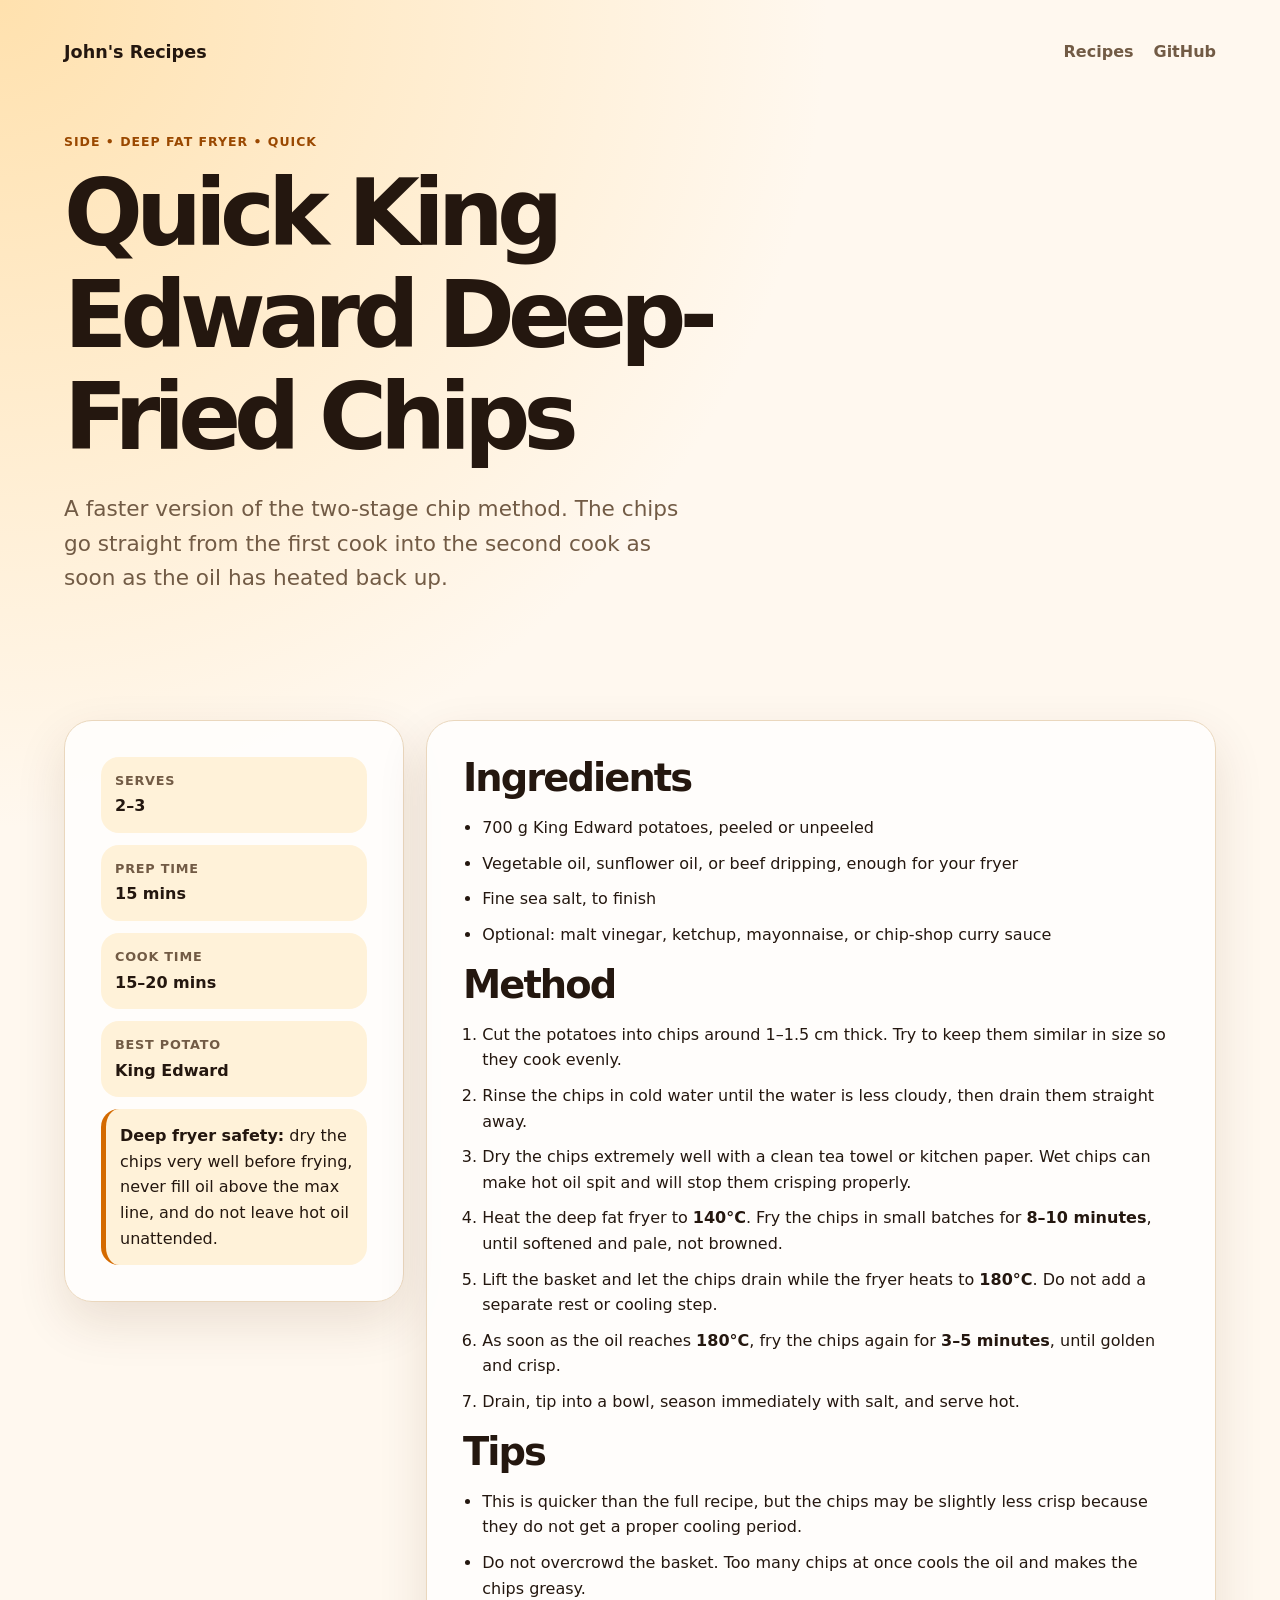
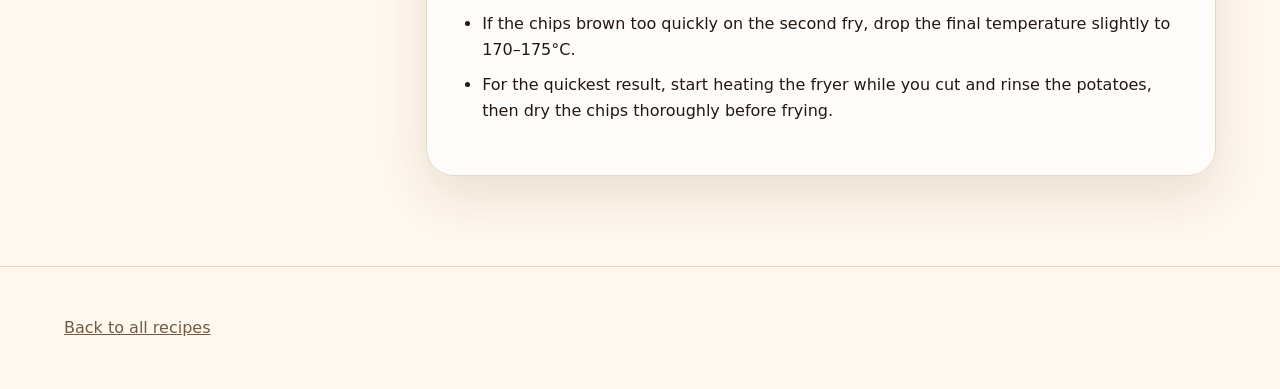
<file: recipes/quick-king-edward-deep-fried-chips.html>
<!doctype html>
<html lang="en">
<head>
  <meta charset="utf-8">
  <meta name="viewport" content="width=device-width, initial-scale=1">
  <title>Quick King Edward Deep-Fried Chips | John's Recipes</title>
  <meta name="description" content="A quicker two-stage deep fat fryer recipe for golden chips with no resting time between the first and second cook.">
  <link rel="stylesheet" href="../styles.css">
</head>
<body>
  <header class="recipe-hero">
    <nav class="nav" aria-label="Main navigation">
      <a class="brand" href="../">John's Recipes</a>
      <a href="../#recipes">Recipes</a>
      <a href="https://github.com/Minecraftman04/Recipes">GitHub</a>
    </nav>

    <section class="recipe-hero-content">
      <p class="eyebrow">Side • Deep fat fryer • Quick</p>
      <h1>Quick King Edward Deep-Fried Chips</h1>
      <p class="intro">A faster version of the two-stage chip method. The chips go straight from the first cook into the second cook as soon as the oil has heated back up.</p>
    </section>
  </header>

  <main class="section recipe-layout">
    <aside class="recipe-page-card" aria-label="Recipe summary">
      <div class="info-box">
        <dt>Serves</dt>
        <dd>2–3</dd>
      </div>
      <div class="info-box">
        <dt>Prep time</dt>
        <dd>15 mins</dd>
      </div>
      <div class="info-box">
        <dt>Cook time</dt>
        <dd>15–20 mins</dd>
      </div>
      <div class="info-box">
        <dt>Best potato</dt>
        <dd>King Edward</dd>
      </div>
      <div class="info-box warning">
        <strong>Deep fryer safety:</strong> dry the chips very well before frying, never fill oil above the max line, and do not leave hot oil unattended.
      </div>
    </aside>

    <article class="recipe-page-card">
      <section aria-labelledby="ingredients">
        <h2 id="ingredients">Ingredients</h2>
        <ul>
          <li>700 g King Edward potatoes, peeled or unpeeled</li>
          <li>Vegetable oil, sunflower oil, or beef dripping, enough for your fryer</li>
          <li>Fine sea salt, to finish</li>
          <li>Optional: malt vinegar, ketchup, mayonnaise, or chip-shop curry sauce</li>
        </ul>
      </section>

      <section aria-labelledby="method">
        <h2 id="method">Method</h2>
        <ol>
          <li>Cut the potatoes into chips around 1–1.5 cm thick. Try to keep them similar in size so they cook evenly.</li>
          <li>Rinse the chips in cold water until the water is less cloudy, then drain them straight away.</li>
          <li>Dry the chips extremely well with a clean tea towel or kitchen paper. Wet chips can make hot oil spit and will stop them crisping properly.</li>
          <li>Heat the deep fat fryer to <strong>140°C</strong>. Fry the chips in small batches for <strong>8–10 minutes</strong>, until softened and pale, not browned.</li>
          <li>Lift the basket and let the chips drain while the fryer heats to <strong>180°C</strong>. Do not add a separate rest or cooling step.</li>
          <li>As soon as the oil reaches <strong>180°C</strong>, fry the chips again for <strong>3–5 minutes</strong>, until golden and crisp.</li>
          <li>Drain, tip into a bowl, season immediately with salt, and serve hot.</li>
        </ol>
      </section>

      <section aria-labelledby="tips">
        <h2 id="tips">Tips</h2>
        <ul>
          <li>This is quicker than the full recipe, but the chips may be slightly less crisp because they do not get a proper cooling period.</li>
          <li>Do not overcrowd the basket. Too many chips at once cools the oil and makes the chips greasy.</li>
          <li>If the chips brown too quickly on the second fry, drop the final temperature slightly to 170–175°C.</li>
          <li>For the quickest result, start heating the fryer while you cut and rinse the potatoes, then dry the chips thoroughly before frying.</li>
        </ul>
      </section>
    </article>
  </main>

  <footer class="footer">
    <p><a href="../">Back to all recipes</a></p>
  </footer>
</body>
</html>
</file>
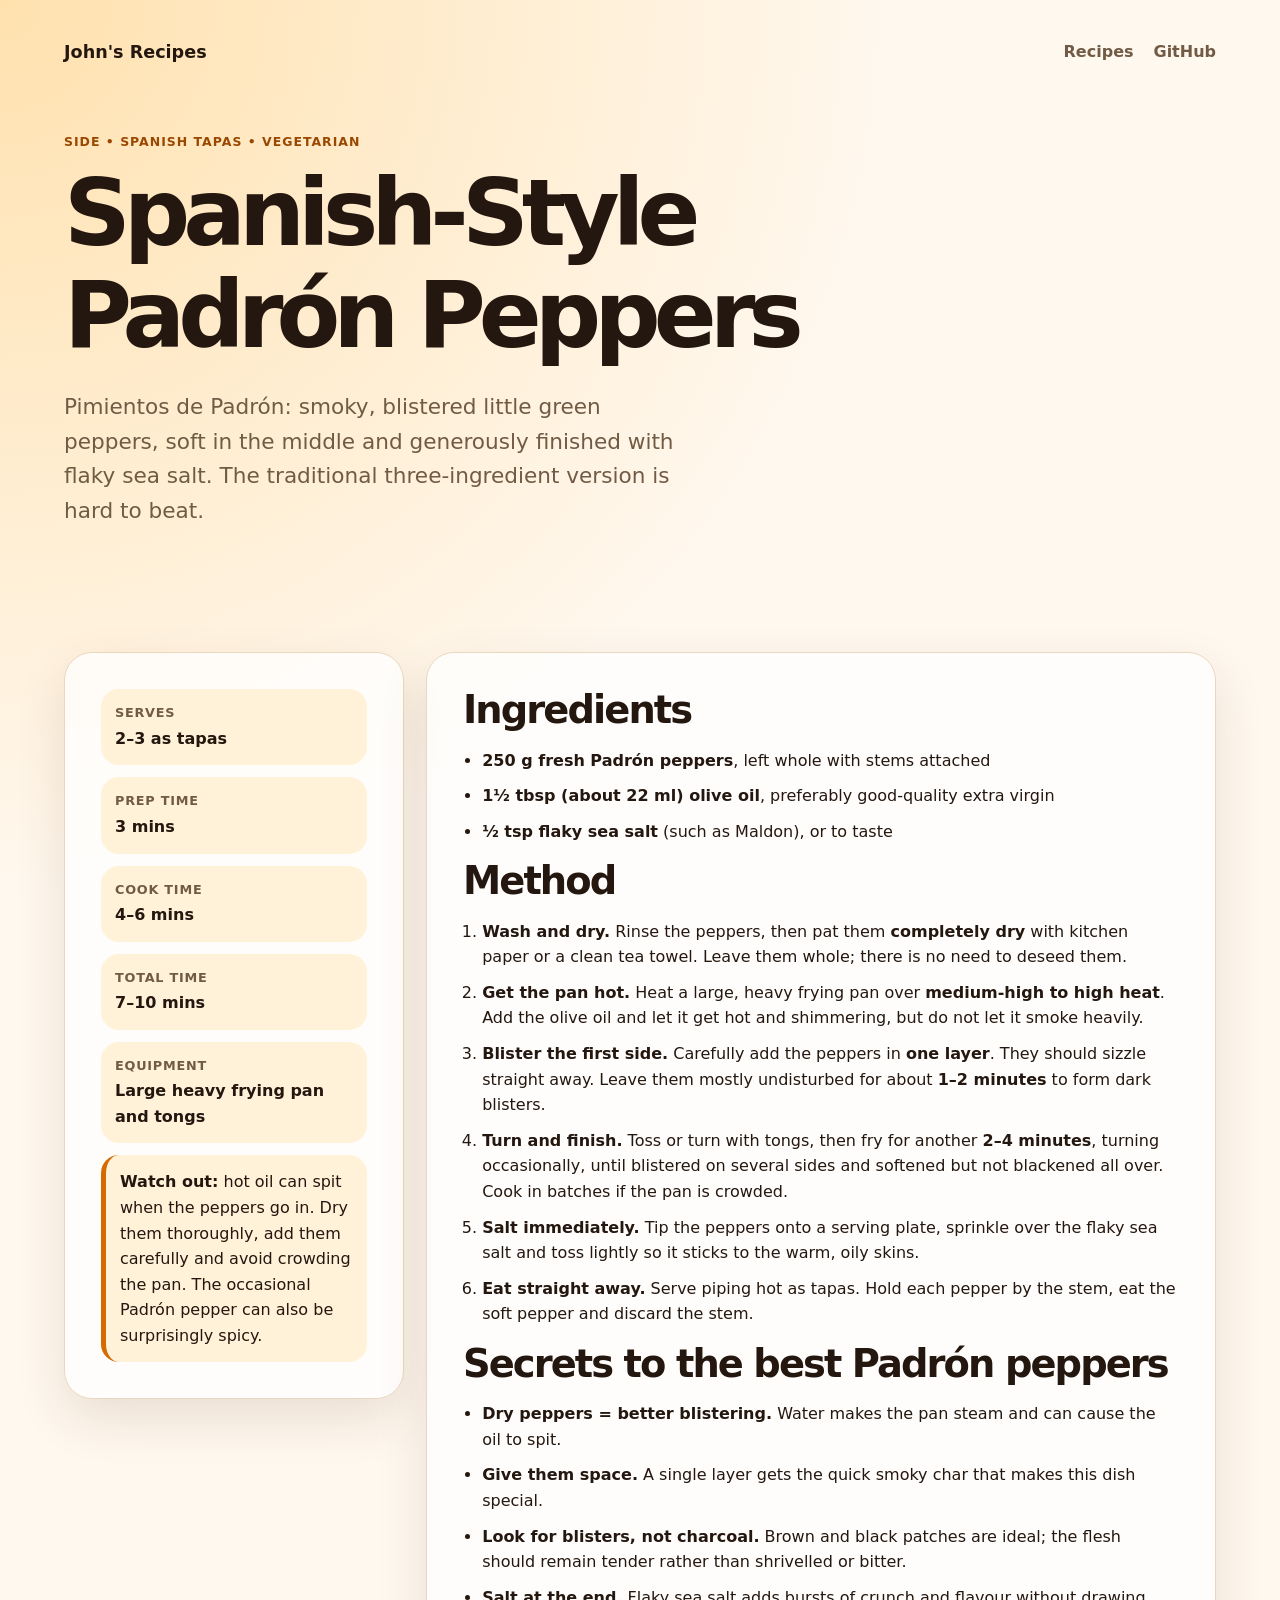
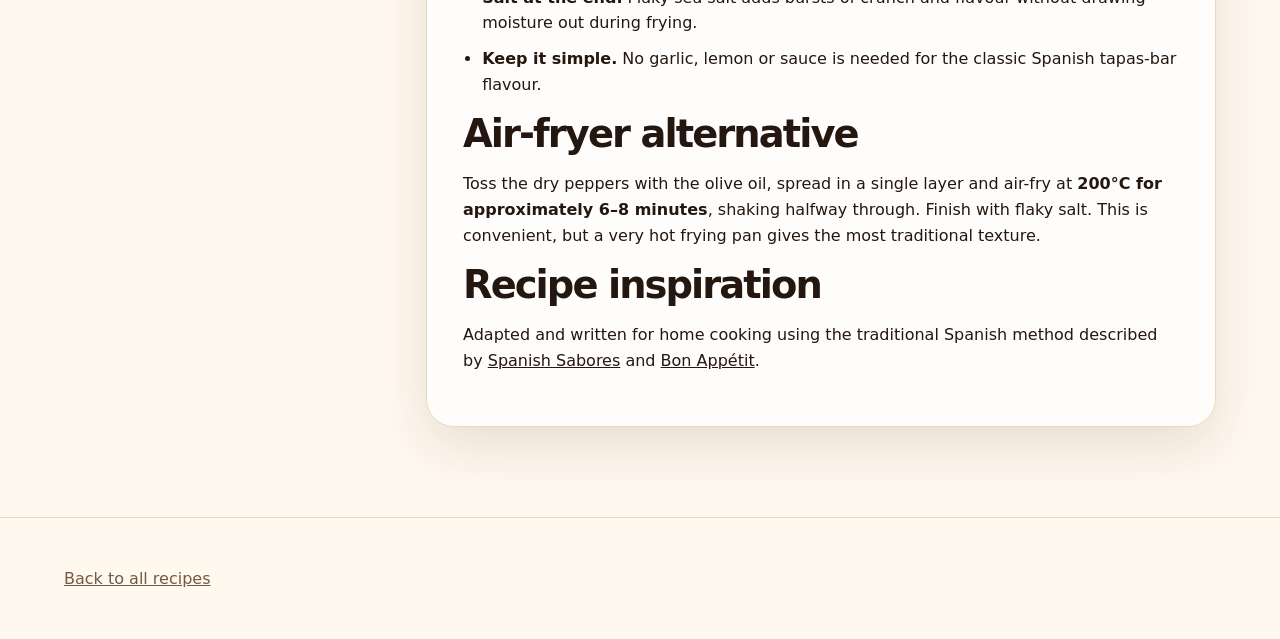
<file: recipes/spanish-padron-peppers.html>
<!doctype html>
<html lang="en">
<head>
  <meta charset="utf-8">
  <meta name="viewport" content="width=device-width, initial-scale=1">
  <title>Spanish-Style Padrón Peppers | John's Recipes</title>
  <meta name="description" content="Authentic Spanish Padrón peppers, blistered in a hot pan with olive oil and finished with flaky sea salt. A 7–10 minute tapas recipe.">
  <link rel="stylesheet" href="../styles.css">
</head>
<body>
  <header class="recipe-hero">
    <nav class="nav" aria-label="Main navigation">
      <a class="brand" href="../">John's Recipes</a>
      <a href="../#recipes">Recipes</a>
      <a href="https://github.com/Minecraftman04/Recipes">GitHub</a>
    </nav>

    <section class="recipe-hero-content">
      <p class="eyebrow">Side • Spanish tapas • Vegetarian</p>
      <h1>Spanish-Style Padrón Peppers</h1>
      <p class="intro">Pimientos de Padrón: smoky, blistered little green peppers, soft in the middle and generously finished with flaky sea salt. The traditional three-ingredient version is hard to beat.</p>
    </section>
  </header>

  <main class="section recipe-layout">
    <aside class="recipe-page-card" aria-label="Recipe summary">
      <div class="info-box">
        <dt>Serves</dt>
        <dd>2–3 as tapas</dd>
      </div>
      <div class="info-box">
        <dt>Prep time</dt>
        <dd>3 mins</dd>
      </div>
      <div class="info-box">
        <dt>Cook time</dt>
        <dd>4–6 mins</dd>
      </div>
      <div class="info-box">
        <dt>Total time</dt>
        <dd>7–10 mins</dd>
      </div>
      <div class="info-box">
        <dt>Equipment</dt>
        <dd>Large heavy frying pan and tongs</dd>
      </div>
      <div class="info-box warning">
        <strong>Watch out:</strong> hot oil can spit when the peppers go in. Dry them thoroughly, add them carefully and avoid crowding the pan. The occasional Padrón pepper can also be surprisingly spicy.
      </div>
    </aside>

    <article class="recipe-page-card">
      <section aria-labelledby="ingredients">
        <h2 id="ingredients">Ingredients</h2>
        <ul>
          <li><strong>250 g fresh Padrón peppers</strong>, left whole with stems attached</li>
          <li><strong>1½ tbsp (about 22 ml) olive oil</strong>, preferably good-quality extra virgin</li>
          <li><strong>½ tsp flaky sea salt</strong> (such as Maldon), or to taste</li>
        </ul>
      </section>

      <section aria-labelledby="method">
        <h2 id="method">Method</h2>
        <ol>
          <li><strong>Wash and dry.</strong> Rinse the peppers, then pat them <strong>completely dry</strong> with kitchen paper or a clean tea towel. Leave them whole; there is no need to deseed them.</li>
          <li><strong>Get the pan hot.</strong> Heat a large, heavy frying pan over <strong>medium-high to high heat</strong>. Add the olive oil and let it get hot and shimmering, but do not let it smoke heavily.</li>
          <li><strong>Blister the first side.</strong> Carefully add the peppers in <strong>one layer</strong>. They should sizzle straight away. Leave them mostly undisturbed for about <strong>1–2 minutes</strong> to form dark blisters.</li>
          <li><strong>Turn and finish.</strong> Toss or turn with tongs, then fry for another <strong>2–4 minutes</strong>, turning occasionally, until blistered on several sides and softened but not blackened all over. Cook in batches if the pan is crowded.</li>
          <li><strong>Salt immediately.</strong> Tip the peppers onto a serving plate, sprinkle over the flaky sea salt and toss lightly so it sticks to the warm, oily skins.</li>
          <li><strong>Eat straight away.</strong> Serve piping hot as tapas. Hold each pepper by the stem, eat the soft pepper and discard the stem.</li>
        </ol>
      </section>

      <section aria-labelledby="tips">
        <h2 id="tips">Secrets to the best Padrón peppers</h2>
        <ul>
          <li><strong>Dry peppers = better blistering.</strong> Water makes the pan steam and can cause the oil to spit.</li>
          <li><strong>Give them space.</strong> A single layer gets the quick smoky char that makes this dish special.</li>
          <li><strong>Look for blisters, not charcoal.</strong> Brown and black patches are ideal; the flesh should remain tender rather than shrivelled or bitter.</li>
          <li><strong>Salt at the end.</strong> Flaky sea salt adds bursts of crunch and flavour without drawing moisture out during frying.</li>
          <li><strong>Keep it simple.</strong> No garlic, lemon or sauce is needed for the classic Spanish tapas-bar flavour.</li>
        </ul>
      </section>

      <section aria-labelledby="alternative">
        <h2 id="alternative">Air-fryer alternative</h2>
        <p>Toss the dry peppers with the olive oil, spread in a single layer and air-fry at <strong>200°C for approximately 6–8 minutes</strong>, shaking halfway through. Finish with flaky salt. This is convenient, but a very hot frying pan gives the most traditional texture.</p>
      </section>

      <section aria-labelledby="sources">
        <h2 id="sources">Recipe inspiration</h2>
        <p>Adapted and written for home cooking using the traditional Spanish method described by <a href="https://spanishsabores.com/best-padron-peppers-recipe-how-to-prepare-spanish-pimientos-de-padron/">Spanish Sabores</a> and <a href="https://www.bonappetit.com/recipe/blistered-padron-peppers">Bon Appétit</a>.</p>
      </section>
    </article>
  </main>

  <footer class="footer">
    <p><a href="../">Back to all recipes</a></p>
  </footer>
</body>
</html>
</file>
<file: styles.css>
:root {
  color-scheme: light;
  --bg: #fff8ef;
  --surface: #ffffff;
  --surface-strong: #fff2d9;
  --text: #24170f;
  --muted: #725b45;
  --accent: #d46a00;
  --accent-dark: #9a4800;
  --border: #ead7bd;
  --shadow: 0 20px 50px rgba(79, 45, 10, 0.12);
}

* {
  box-sizing: border-box;
}

html {
  scroll-behavior: smooth;
}

body {
  margin: 0;
  font-family: Inter, ui-sans-serif, system-ui, -apple-system, BlinkMacSystemFont, "Segoe UI", sans-serif;
  background: radial-gradient(circle at top left, #ffe1ae 0, transparent 35%), var(--bg);
  color: var(--text);
  line-height: 1.6;
}

a {
  color: inherit;
}

.hero {
  min-height: 62vh;
  padding: 24px clamp(20px, 5vw, 72px) 72px;
  display: flex;
  flex-direction: column;
}

.nav {
  display: flex;
  align-items: center;
  gap: 20px;
  padding: 14px 0;
  color: var(--muted);
}

.nav a {
  text-decoration: none;
  font-weight: 700;
}

.nav a:not(.brand):hover {
  color: var(--accent-dark);
}

.brand {
  margin-right: auto;
  color: var(--text);
  font-size: 1.1rem;
}

.hero-content {
  width: min(820px, 100%);
  margin-top: auto;
  padding: 72px 0 24px;
}

.eyebrow {
  margin: 0 0 10px;
  color: var(--accent-dark);
  font-weight: 800;
  letter-spacing: 0.08em;
  text-transform: uppercase;
  font-size: 0.78rem;
}

h1,
h2,
h3 {
  margin: 0;
  line-height: 1.1;
}

h1 {
  max-width: 760px;
  font-size: clamp(3rem, 9vw, 6.5rem);
  letter-spacing: -0.075em;
}

h2 {
  font-size: clamp(2rem, 5vw, 3.75rem);
  letter-spacing: -0.05em;
}

h3 {
  font-size: 1.45rem;
}

.intro {
  max-width: 620px;
  margin: 24px 0 32px;
  color: var(--muted);
  font-size: clamp(1.05rem, 2vw, 1.35rem);
}

.button,
.card-link {
  display: inline-flex;
  align-items: center;
  justify-content: center;
  border: 0;
  border-radius: 999px;
  background: var(--accent);
  color: #fff;
  text-decoration: none;
  font-weight: 800;
  padding: 13px 20px;
  box-shadow: 0 10px 24px rgba(212, 106, 0, 0.22);
}

.button:hover,
.card-link:hover {
  background: var(--accent-dark);
}

.section {
  padding: 56px clamp(20px, 5vw, 72px) 90px;
}

.section-heading {
  margin-bottom: 24px;
}

.recipe-grid {
  display: grid;
  grid-template-columns: repeat(auto-fit, minmax(260px, 1fr));
  gap: 22px;
}

.recipe-card,
.recipe-page-card {
  background: rgba(255, 255, 255, 0.78);
  border: 1px solid var(--border);
  border-radius: 28px;
  box-shadow: var(--shadow);
  overflow: hidden;
}

.recipe-card {
  display: flex;
  flex-direction: column;
}

.recipe-card-content {
  padding: 26px;
  flex: 1;
}

.recipe-card p {
  color: var(--muted);
}

.recipe-tag {
  margin: 0 0 10px;
  font-size: 0.9rem;
  font-weight: 800;
  color: var(--accent-dark) !important;
}

.recipe-meta {
  display: grid;
  grid-template-columns: repeat(2, minmax(0, 1fr));
  gap: 12px;
  margin: 22px 0 0;
}

.recipe-meta div,
.info-box {
  background: var(--surface-strong);
  border-radius: 18px;
  padding: 14px;
}

dt {
  color: var(--muted);
  font-size: 0.8rem;
  font-weight: 800;
  text-transform: uppercase;
  letter-spacing: 0.06em;
}

dd {
  margin: 2px 0 0;
  font-weight: 800;
}

.card-link {
  margin: 0 26px 26px;
}

.recipe-hero {
  padding: 24px clamp(20px, 5vw, 72px) 36px;
}

.recipe-hero-content {
  margin-top: 52px;
  width: min(950px, 100%);
}

.recipe-hero h1 {
  font-size: clamp(2.7rem, 8vw, 5.8rem);
}

.recipe-layout {
  display: grid;
  grid-template-columns: minmax(240px, 340px) minmax(0, 1fr);
  gap: 22px;
  align-items: start;
}

.recipe-page-card {
  padding: clamp(22px, 4vw, 36px);
}

.recipe-page-card h2 {
  font-size: clamp(1.7rem, 3vw, 2.4rem);
  margin-bottom: 16px;
}

.recipe-page-card ul,
.recipe-page-card ol {
  padding-left: 1.2rem;
}

.recipe-page-card li + li {
  margin-top: 10px;
}

.info-box + .info-box {
  margin-top: 12px;
}

.warning {
  border-left: 5px solid var(--accent);
}

.footer {
  padding: 32px clamp(20px, 5vw, 72px);
  color: var(--muted);
  border-top: 1px solid var(--border);
}

.footer code {
  background: var(--surface-strong);
  padding: 2px 6px;
  border-radius: 6px;
}

@media (max-width: 780px) {
  .nav {
    flex-wrap: wrap;
  }

  .recipe-layout {
    grid-template-columns: 1fr;
  }

  h1 {
    letter-spacing: -0.055em;
  }
}
</file>
